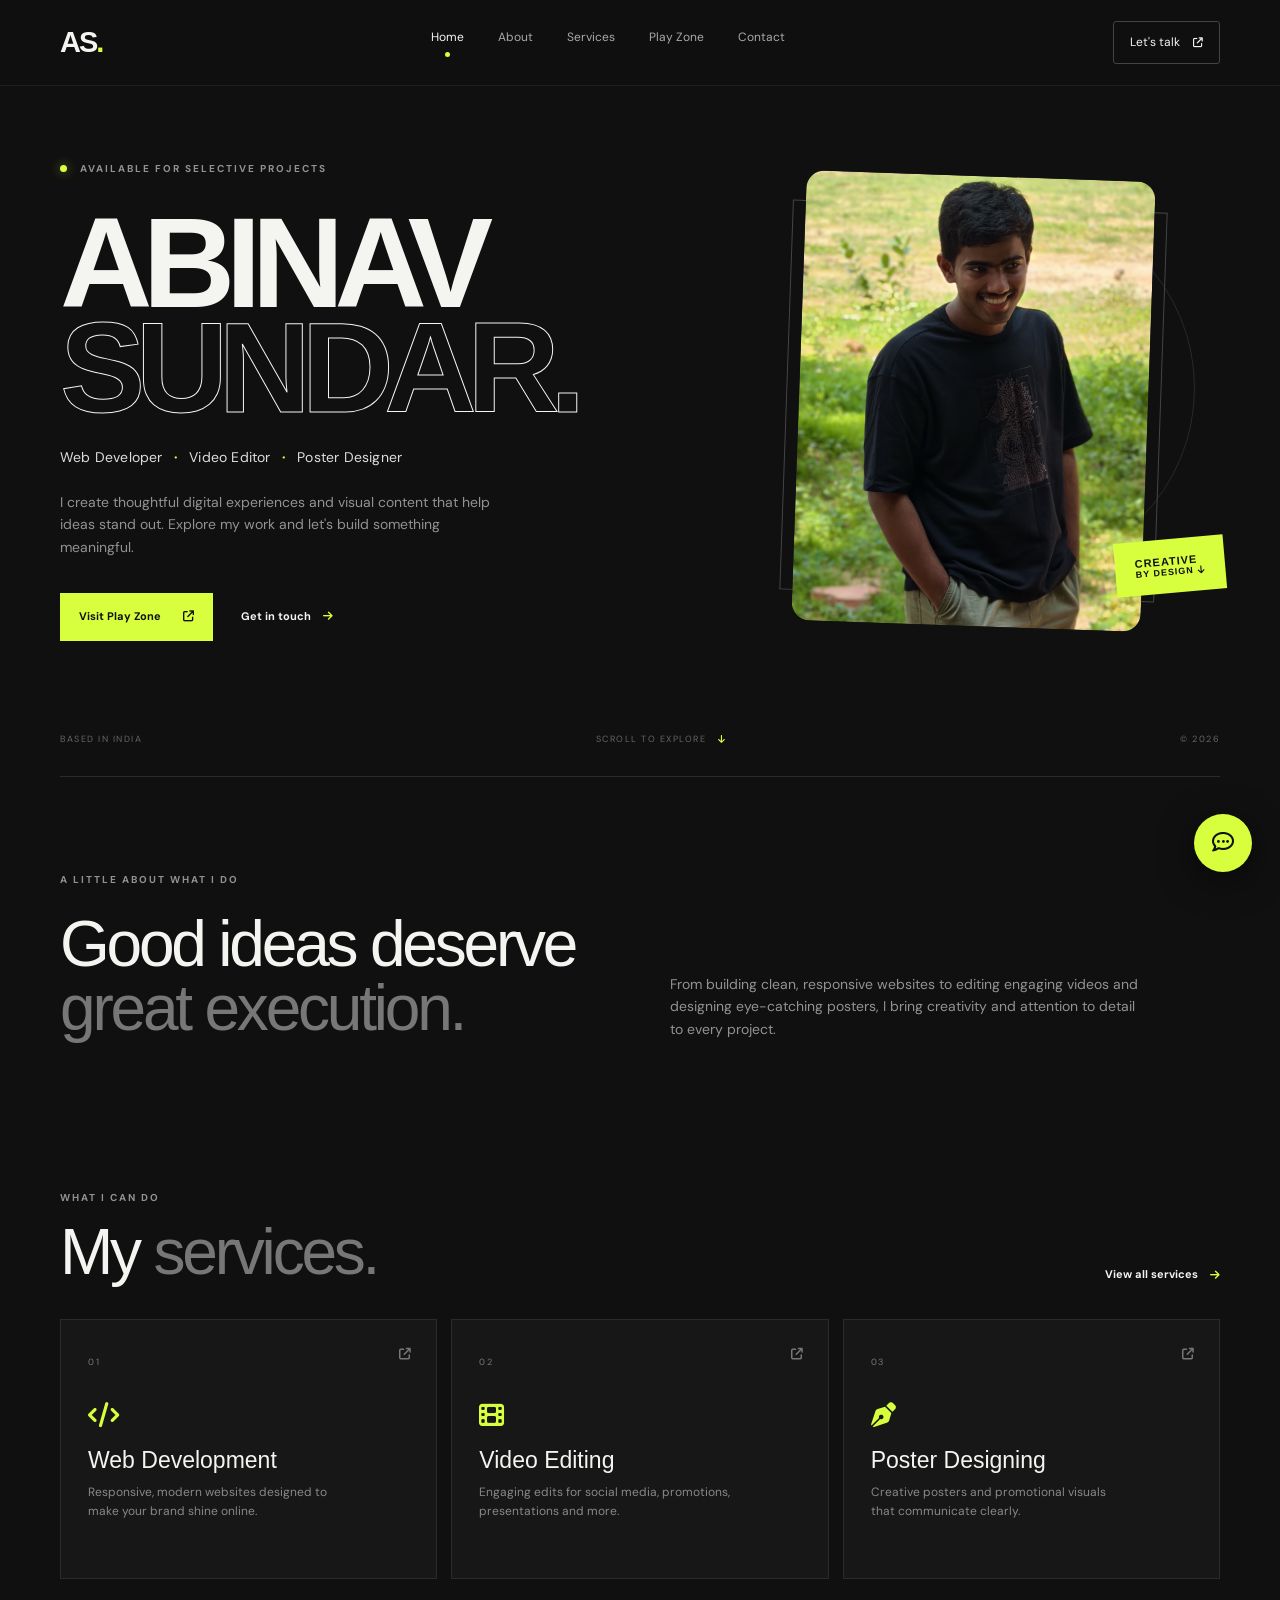
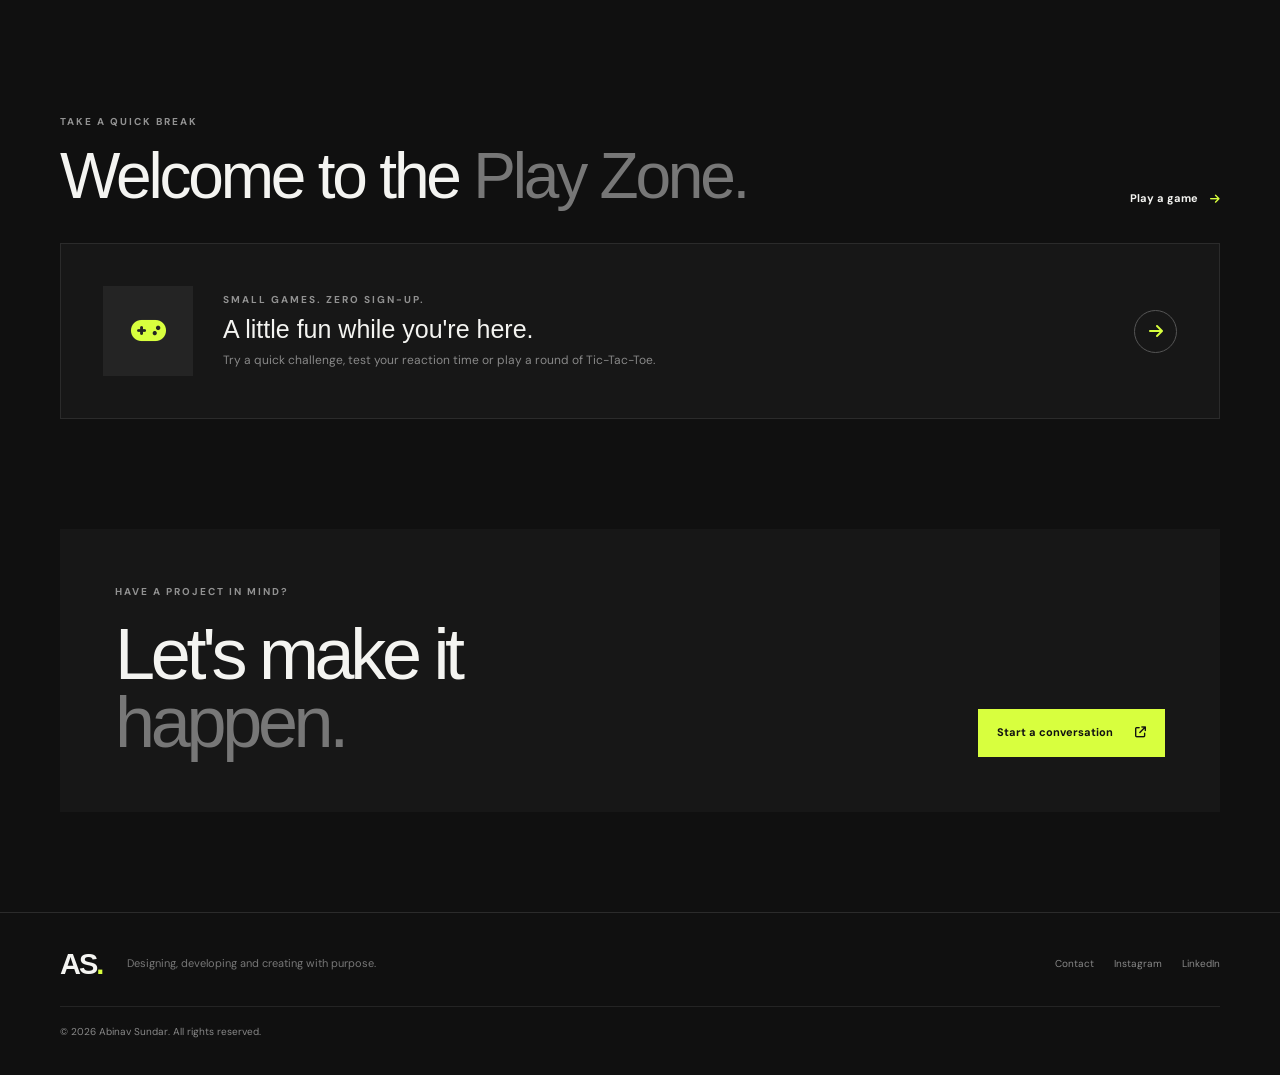
<file: index.html>
<!DOCTYPE html>
<html lang="en">
<head>
  <meta charset="UTF-8">
  <meta name="viewport" content="width=device-width, initial-scale=1.0">
  <meta name="description" content="The personal portfolio of Abinav Sundar — web developer, video editor and poster designer.">
  <title>Abinav Sundar — Digital Creator</title>
  <link rel="preconnect" href="https://fonts.googleapis.com">
  <link rel="preconnect" href="https://fonts.gstatic.com" crossorigin>
  <link href="https://fonts.googleapis.com/css2?family=Clash+Display:wght@400;500;600;700&family=DM+Sans:wght@400;500;600;700&display=swap" rel="stylesheet">
  <link rel="stylesheet" href="https://cdnjs.cloudflare.com/ajax/libs/font-awesome/6.5.2/css/all.min.css">
  <link rel="stylesheet" href="css/style.css">
</head>
<body>
  <div class="page-loader" aria-hidden="true"><span>AS.</span></div>
  <header class="site-header">
    <a class="brand" href="index.html" aria-label="Abinav Sundar home">AS<span>.</span></a>
    <button class="menu-toggle" aria-label="Open navigation" aria-expanded="false"><i class="fa-solid fa-bars"></i></button>
    <nav class="main-nav" aria-label="Main navigation">
      <a class="active" href="index.html">Home</a>
      <a href="about.html">About</a>
      <a href="services.html">Services</a>
      <a href="play-zone.html">Play Zone</a>
      <a href="contact.html">Contact</a>
    </nav>
    <a class="header-cta" href="contact.html">Let's talk <i class="fa-solid fa-arrow-up-right-from-square"></i></a>
  </header>

  <main>
    <section class="hero section-wrap">
      <div class="hero-copy reveal">
        <p class="eyebrow"><span class="status-dot"></span> AVAILABLE FOR SELECTIVE PROJECTS</p>
        <h1>ABINAV<br><span class="outline-text">SUNDAR.</span></h1>
        <p class="hero-role">Web Developer <b>·</b> Video Editor <b>·</b> Poster Designer</p>
        <p class="hero-intro">I create thoughtful digital experiences and visual content that help ideas stand out. Explore my work and let's build something meaningful.</p>
        <div class="hero-actions">
          <a class="button button-light" href="play-zone.html">Visit Play Zone <i class="fa-solid fa-arrow-up-right-from-square"></i></a>
          <a class="text-link" href="contact.html">Get in touch <i class="fa-solid fa-arrow-right"></i></a>
        </div>
      </div>
      <div class="hero-visual reveal">
        <div class="hero-image-frame">
          <div class="image-placeholder">
           <img src="assets/profile.jpg"
     alt="Abinav Sundar"
     class="about-photo-img">
          </div>
          <div class="frame-index"></div>
        </div>
        <div class="floating-note"><span>CREATIVE</span><span>BY DESIGN <i class="fa-solid fa-arrow-down"></i></span></div>
        <div class="hero-orbit"></div>
      </div>
      <div class="hero-bottom"><span>BASED IN INDIA</span><span>SCROLL TO EXPLORE <i class="fa-solid fa-arrow-down"></i></span><span>© 2026</span></div>
    </section>

    <section class="intro-strip section-wrap reveal">
      <p class="eyebrow">A LITTLE ABOUT WHAT I DO</p>
      <div class="intro-grid">
        <h2>Good ideas deserve<br><span class="muted">great execution.</span></h2>
        <p>From building clean, responsive websites to editing engaging videos and designing eye-catching posters, I bring creativity and attention to detail to every project.</p>
      </div>
    </section>

    <section class="services-preview section-wrap">
      <div class="section-heading reveal"><div><p class="eyebrow">WHAT I CAN DO</p><h2>My <span class="muted">services.</span></h2></div><a class="text-link" href="services.html">View all services <i class="fa-solid fa-arrow-right"></i></a></div>
      <div class="service-grid">
        <a class="service-card reveal" href="services.html"><span class="card-number">01</span><i class="fa-solid fa-code card-icon"></i><h3>Web Development</h3><p>Responsive, modern websites designed to make your brand shine online.</p><span class="card-arrow"><i class="fa-solid fa-arrow-up-right-from-square"></i></span></a>
        <a class="service-card reveal" href="services.html"><span class="card-number">02</span><i class="fa-solid fa-film card-icon"></i><h3>Video Editing</h3><p>Engaging edits for social media, promotions, presentations and more.</p><span class="card-arrow"><i class="fa-solid fa-arrow-up-right-from-square"></i></span></a>
        <a class="service-card reveal" href="services.html"><span class="card-number">03</span><i class="fa-solid fa-pen-nib card-icon"></i><h3>Poster Designing</h3><p>Creative posters and promotional visuals that communicate clearly.</p><span class="card-arrow"><i class="fa-solid fa-arrow-up-right-from-square"></i></span></a>
      </div>
    </section>

    <section class="featured section-wrap reveal">
      <div class="section-heading"><div><p class="eyebrow">TAKE A QUICK BREAK</p><h2>Welcome to the <span class="muted">Play Zone.</span></h2></div><a class="text-link" href="play-zone.html">Play a game <i class="fa-solid fa-arrow-right"></i></a></div>
      <div class="project-placeholder"><div class="project-placeholder-icon"><i class="fa-solid fa-gamepad"></i></div><div><p class="eyebrow">SMALL GAMES. ZERO SIGN-UP.</p><h3>A little fun while you're here.</h3><p>Try a quick challenge, test your reaction time or play a round of Tic-Tac-Toe.</p></div><a class="round-link" href="play-zone.html" aria-label="Visit Play Zone"><i class="fa-solid fa-arrow-right"></i></a></div>
    </section>

    <section class="cta-band section-wrap reveal"><p class="eyebrow">HAVE A PROJECT IN MIND?</p><div class="cta-row"><h2>Let's make it<br><span class="muted">happen.</span></h2><a class="button button-light" href="contact.html">Start a conversation <i class="fa-solid fa-arrow-up-right-from-square"></i></a></div></section>
  </main>

  <footer class="site-footer"><a class="brand" href="index.html">AS<span>.</span></a><p>Designing, developing and creating with purpose.</p><div class="footer-links"><a href="contact.html">Contact</a><a href="#" data-social="instagram">Instagram</a><a href="#" data-social="linkedin">LinkedIn</a></div><small>© <span class="year"></span> Abinav Sundar. All rights reserved.</small></footer>

  <button class="chat-launcher" aria-label="Open contact options" aria-expanded="false"><i class="fa-regular fa-comment-dots"></i></button>
  <aside class="chat-panel" aria-label="Quick contact">
    <div class="chat-panel-head"><div><span class="eyebrow">LET'S CONNECT</span><h3>How can I help?</h3></div><button class="chat-close" aria-label="Close contact options"><i class="fa-solid fa-xmark"></i></button></div>
    <p>Have an idea or project? Reach out through your preferred platform.</p>
    <a class="contact-option whatsapp-link" href="#" target="_blank" rel="noopener"><span class="contact-option-icon whatsapp"><i class="fa-brands fa-whatsapp"></i></span><span><b>WhatsApp</b><small>Chat with me directly</small></span><i class="fa-solid fa-arrow-up-right-from-square option-arrow"></i></a>
    <a class="contact-option instagram-link" href="#" target="_blank" rel="noopener"><span class="contact-option-icon instagram"><i class="fa-brands fa-instagram"></i></span><span><b>Instagram</b><small>Follow or send a DM</small></span><i class="fa-solid fa-arrow-up-right-from-square option-arrow"></i></a>
  </aside>
  <script src="js/main.js"></script>
</body>
</html>
</file>
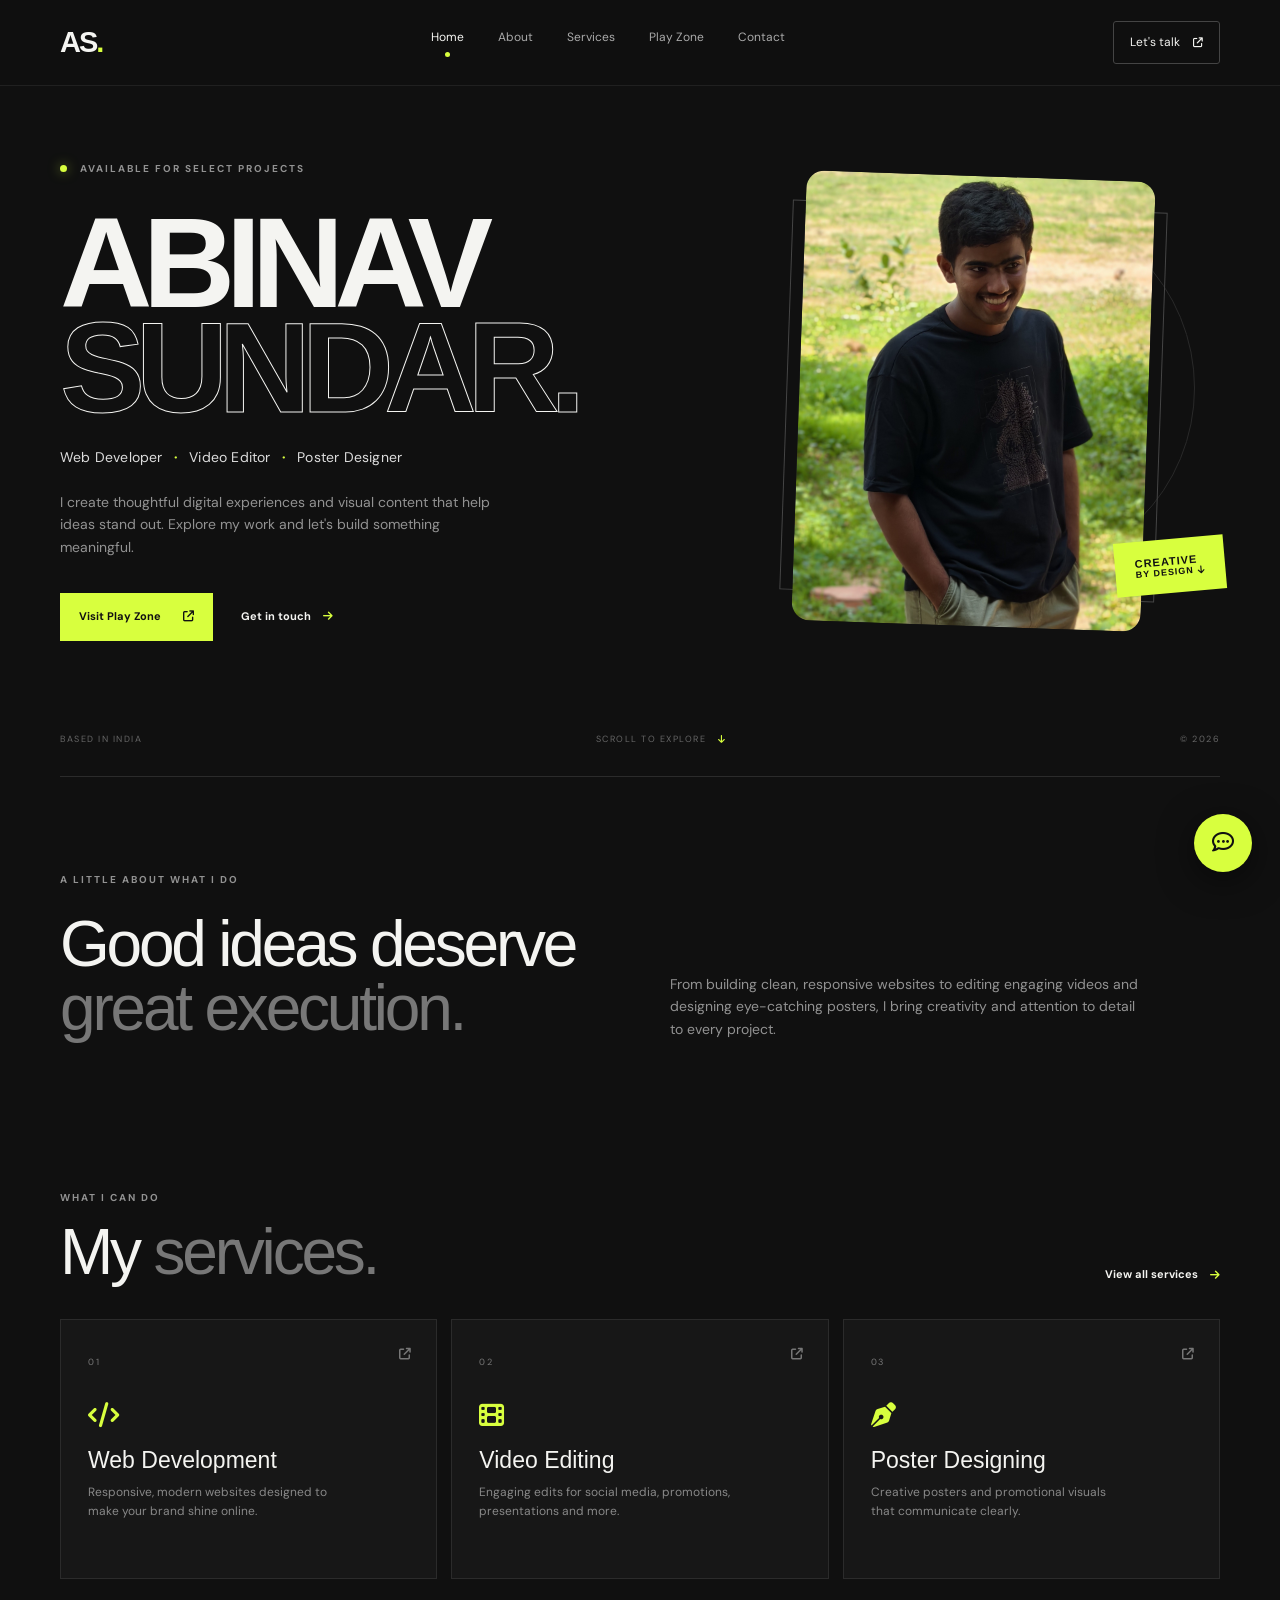
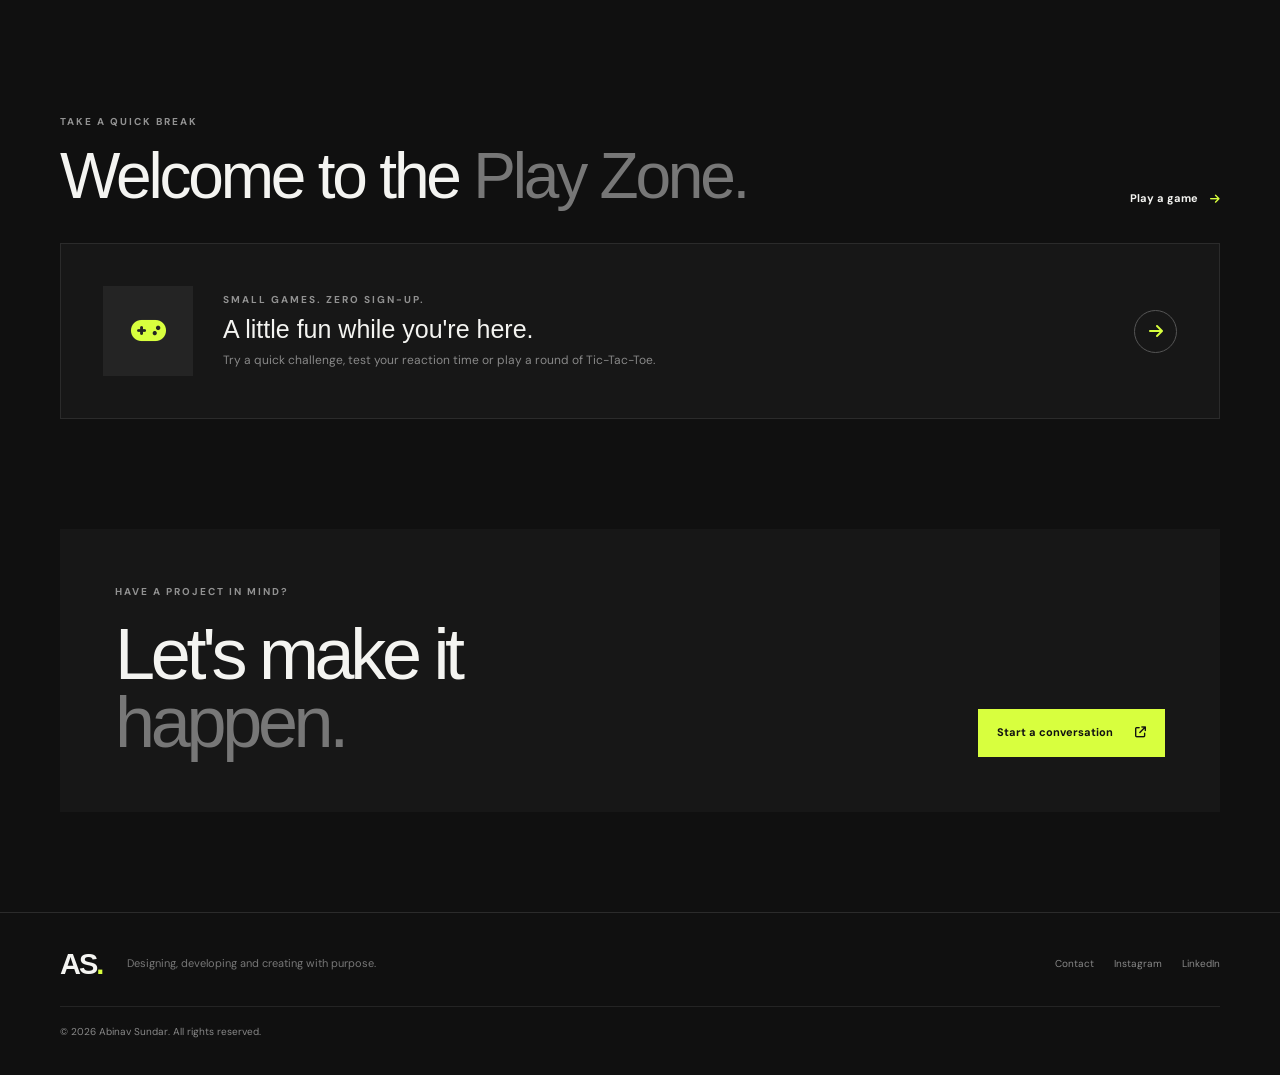
<file: abinav_sundar_portfolio_play_zone/abinav_portfolio/index.html>
<!DOCTYPE html>
<html lang="en">
<head>
  <meta charset="UTF-8">
  <meta name="viewport" content="width=device-width, initial-scale=1.0">
  <meta name="description" content="The personal portfolio of Abinav Sundar — web developer, video editor and poster designer.">
  <title>Abinav Sundar — Digital Creator</title>
  <link rel="preconnect" href="https://fonts.googleapis.com">
  <link rel="preconnect" href="https://fonts.gstatic.com" crossorigin>
  <link href="https://fonts.googleapis.com/css2?family=Clash+Display:wght@400;500;600;700&family=DM+Sans:wght@400;500;600;700&display=swap" rel="stylesheet">
  <link rel="stylesheet" href="https://cdnjs.cloudflare.com/ajax/libs/font-awesome/6.5.2/css/all.min.css">
  <link rel="stylesheet" href="css/style.css">
</head>
<body>
  <div class="page-loader" aria-hidden="true"><span>AS.</span></div>
  <header class="site-header">
    <a class="brand" href="index.html" aria-label="Abinav Sundar home">AS<span>.</span></a>
    <button class="menu-toggle" aria-label="Open navigation" aria-expanded="false"><i class="fa-solid fa-bars"></i></button>
    <nav class="main-nav" aria-label="Main navigation">
      <a class="active" href="index.html">Home</a>
      <a href="about.html">About</a>
      <a href="services.html">Services</a>
      <a href="play-zone.html">Play Zone</a>
      <a href="contact.html">Contact</a>
    </nav>
    <a class="header-cta" href="contact.html">Let's talk <i class="fa-solid fa-arrow-up-right-from-square"></i></a>
  </header>

  <main>
    <section class="hero section-wrap">
      <div class="hero-copy reveal">
        <p class="eyebrow"><span class="status-dot"></span> AVAILABLE FOR SELECT PROJECTS</p>
        <h1>ABINAV<br><span class="outline-text">SUNDAR.</span></h1>
        <p class="hero-role">Web Developer <b>·</b> Video Editor <b>·</b> Poster Designer</p>
        <p class="hero-intro">I create thoughtful digital experiences and visual content that help ideas stand out. Explore my work and let's build something meaningful.</p>
        <div class="hero-actions">
          <a class="button button-light" href="play-zone.html">Visit Play Zone <i class="fa-solid fa-arrow-up-right-from-square"></i></a>
          <a class="text-link" href="contact.html">Get in touch <i class="fa-solid fa-arrow-right"></i></a>
        </div>
      </div>
      <div class="hero-visual reveal">
        <div class="hero-image-frame">
          <div class="image-placeholder">
           <img src="assets/profile.jpg"
     alt="Abinav Sundar"
     class="about-photo-img">
          </div>
          <div class="frame-index"></div>
        </div>
        <div class="floating-note"><span>CREATIVE</span><span>BY DESIGN <i class="fa-solid fa-arrow-down"></i></span></div>
        <div class="hero-orbit"></div>
      </div>
      <div class="hero-bottom"><span>BASED IN INDIA</span><span>SCROLL TO EXPLORE <i class="fa-solid fa-arrow-down"></i></span><span>© 2026</span></div>
    </section>

    <section class="intro-strip section-wrap reveal">
      <p class="eyebrow">A LITTLE ABOUT WHAT I DO</p>
      <div class="intro-grid">
        <h2>Good ideas deserve<br><span class="muted">great execution.</span></h2>
        <p>From building clean, responsive websites to editing engaging videos and designing eye-catching posters, I bring creativity and attention to detail to every project.</p>
      </div>
    </section>

    <section class="services-preview section-wrap">
      <div class="section-heading reveal"><div><p class="eyebrow">WHAT I CAN DO</p><h2>My <span class="muted">services.</span></h2></div><a class="text-link" href="services.html">View all services <i class="fa-solid fa-arrow-right"></i></a></div>
      <div class="service-grid">
        <a class="service-card reveal" href="services.html"><span class="card-number">01</span><i class="fa-solid fa-code card-icon"></i><h3>Web Development</h3><p>Responsive, modern websites designed to make your brand shine online.</p><span class="card-arrow"><i class="fa-solid fa-arrow-up-right-from-square"></i></span></a>
        <a class="service-card reveal" href="services.html"><span class="card-number">02</span><i class="fa-solid fa-film card-icon"></i><h3>Video Editing</h3><p>Engaging edits for social media, promotions, presentations and more.</p><span class="card-arrow"><i class="fa-solid fa-arrow-up-right-from-square"></i></span></a>
        <a class="service-card reveal" href="services.html"><span class="card-number">03</span><i class="fa-solid fa-pen-nib card-icon"></i><h3>Poster Designing</h3><p>Creative posters and promotional visuals that communicate clearly.</p><span class="card-arrow"><i class="fa-solid fa-arrow-up-right-from-square"></i></span></a>
      </div>
    </section>

    <section class="featured section-wrap reveal">
      <div class="section-heading"><div><p class="eyebrow">TAKE A QUICK BREAK</p><h2>Welcome to the <span class="muted">Play Zone.</span></h2></div><a class="text-link" href="play-zone.html">Play a game <i class="fa-solid fa-arrow-right"></i></a></div>
      <div class="project-placeholder"><div class="project-placeholder-icon"><i class="fa-solid fa-gamepad"></i></div><div><p class="eyebrow">SMALL GAMES. ZERO SIGN-UP.</p><h3>A little fun while you're here.</h3><p>Try a quick challenge, test your reaction time or play a round of Tic-Tac-Toe.</p></div><a class="round-link" href="play-zone.html" aria-label="Visit Play Zone"><i class="fa-solid fa-arrow-right"></i></a></div>
    </section>

    <section class="cta-band section-wrap reveal"><p class="eyebrow">HAVE A PROJECT IN MIND?</p><div class="cta-row"><h2>Let's make it<br><span class="muted">happen.</span></h2><a class="button button-light" href="contact.html">Start a conversation <i class="fa-solid fa-arrow-up-right-from-square"></i></a></div></section>
  </main>

  <footer class="site-footer"><a class="brand" href="index.html">AS<span>.</span></a><p>Designing, developing and creating with purpose.</p><div class="footer-links"><a href="contact.html">Contact</a><a href="#" data-social="instagram">Instagram</a><a href="#" data-social="linkedin">LinkedIn</a></div><small>© <span class="year"></span> Abinav Sundar. All rights reserved.</small></footer>

  <button class="chat-launcher" aria-label="Open contact options" aria-expanded="false"><i class="fa-regular fa-comment-dots"></i></button>
  <aside class="chat-panel" aria-label="Quick contact">
    <div class="chat-panel-head"><div><span class="eyebrow">LET'S CONNECT</span><h3>How can I help?</h3></div><button class="chat-close" aria-label="Close contact options"><i class="fa-solid fa-xmark"></i></button></div>
    <p>Have an idea or project? Reach out through your preferred platform.</p>
    <a class="contact-option whatsapp-link" href="#" target="_blank" rel="noopener"><span class="contact-option-icon whatsapp"><i class="fa-brands fa-whatsapp"></i></span><span><b>WhatsApp</b><small>Chat with me directly</small></span><i class="fa-solid fa-arrow-up-right-from-square option-arrow"></i></a>
    <a class="contact-option instagram-link" href="#" target="_blank" rel="noopener"><span class="contact-option-icon instagram"><i class="fa-brands fa-instagram"></i></span><span><b>Instagram</b><small>Follow or send a DM</small></span><i class="fa-solid fa-arrow-up-right-from-square option-arrow"></i></a>
  </aside>
  <script src="js/main.js"></script>
</body>
</html>
</file>
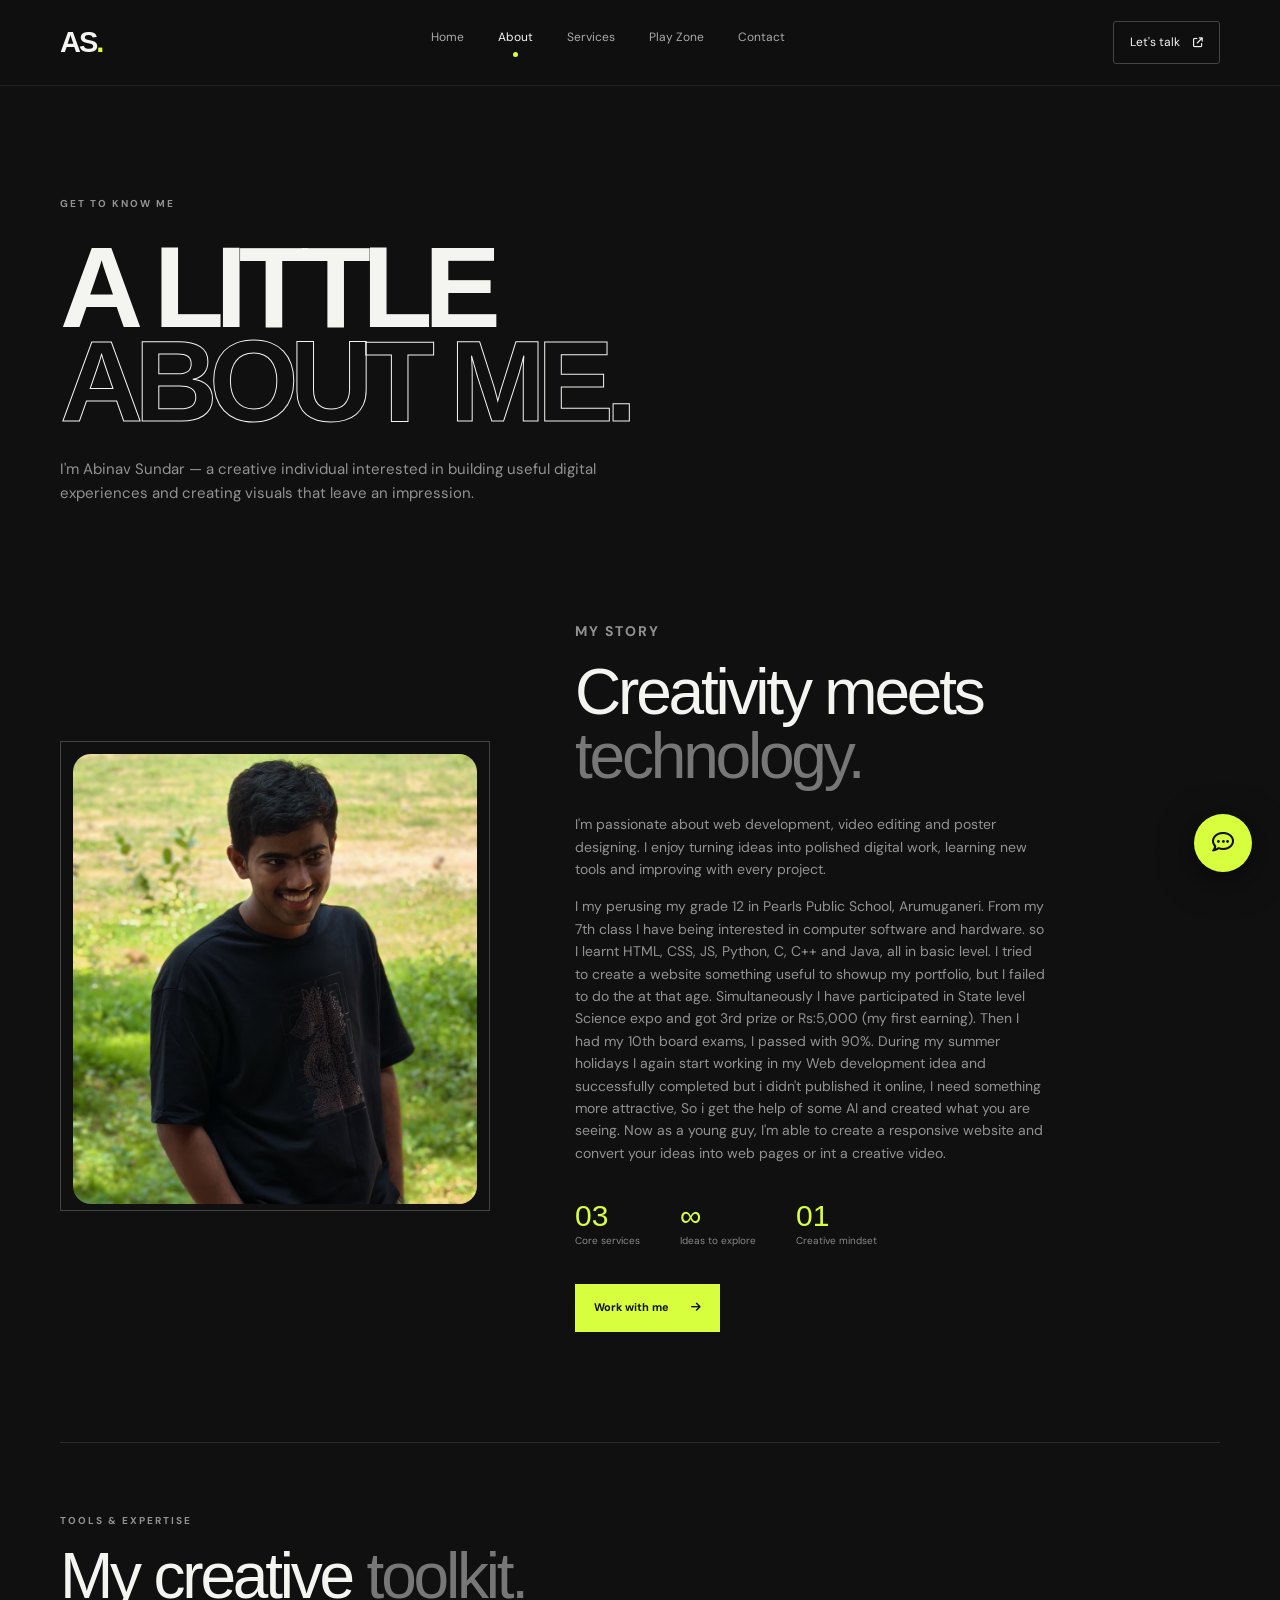
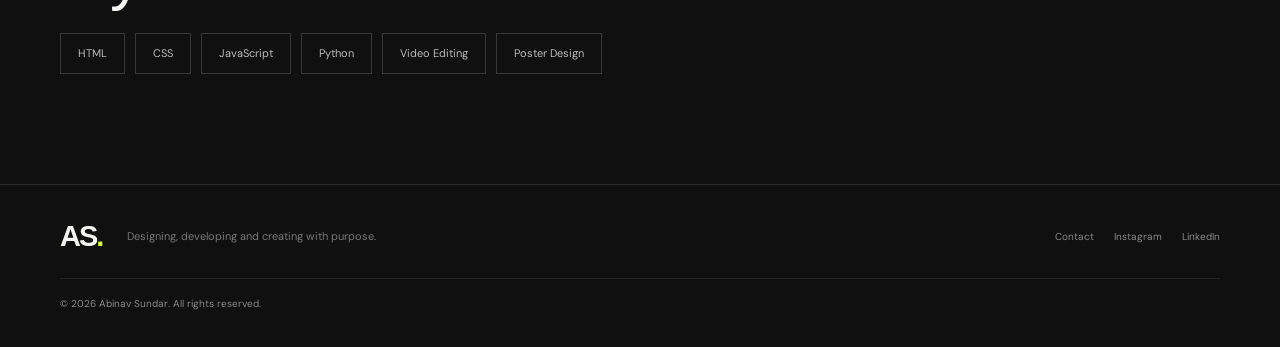
<file: about.html>
<!DOCTYPE html><html lang="en"><head><meta charset="UTF-8"><meta name="viewport" content="width=device-width, initial-scale=1.0">
<link rel="preconnect" href="https://fonts.googleapis.com"><link rel="preconnect" href="https://fonts.gstatic.com" crossorigin>
<link href="https://fonts.googleapis.com/css2?family=Clash+Display:wght@400;500;600;700&family=DM+Sans:wght@400;500;600;700&display=swap" rel="stylesheet">
<link rel="stylesheet" href="https://cdnjs.cloudflare.com/ajax/libs/font-awesome/6.5.2/css/all.min.css"><link rel="stylesheet" href="css/style.css"><title>About | Abinav Sundar</title></head><body>
<header class="site-header"><a class="brand" href="index.html">AS<span>.</span></a><button class="menu-toggle" aria-label="Open navigation" aria-expanded="false"><i class="fa-solid fa-bars"></i></button><nav class="main-nav"><a class="" href="index.html">Home</a><a class="active" href="about.html">About</a><a class="" href="services.html">Services</a><a class="" href="play-zone.html">Play Zone</a><a class="" href="contact.html">Contact</a></nav><a class="header-cta" href="contact.html">Let's talk <i class="fa-solid fa-arrow-up-right-from-square"></i></a></header>
<main>
<section class="page-hero section-wrap"><p class="eyebrow">GET TO KNOW ME</p><h1>A LITTLE<br><span class="outline-text">ABOUT ME.</span></h1><p class="page-lead">I'm Abinav Sundar — a creative individual interested in building useful digital experiences and creating visuals that leave an impression.</p>
</section>
<section class="about-layout section-wrap">
<div class="about-photo">
    <img src="assets/profile.jpg"
         alt="Abinav Sundar"
         class="about-photo-img">
</div>
<div class="about-content"><p class="eyebrow">MY STORY</p><h2>Creativity meets<br><span class="muted">technology.</span></h2><p>I'm passionate about web development, video editing and poster designing. I enjoy turning ideas into polished digital work, learning new tools and improving with every project.</p><p>I my perusing my grade 12 in Pearls Public School, Arumuganeri. From my 7th class I have being interested in computer software and hardware. so I learnt HTML, CSS, JS, Python, C, C++ and Java, all in basic level. I tried to create a website something useful to showup my portfolio, but I failed to do the at that age. Simultaneously I have participated in State level Science expo and got 3rd prize or Rs:5,000 (my first earning). Then I had my 10th board exams, I passed with 90%. During my summer holidays I again start working in my Web development idea and successfully completed but i didn't published it online, I need something more attractive, So i get the help of some AI and created what you are seeing. Now as a young guy, I'm able to create a responsive website and convert your ideas into web pages or int a creative video.</p>

	<div class="quick-facts"><div><b>03</b><span>Core services</span></div><div><b>∞</b><span>Ideas to explore</span></div><div><b>01</b><span>Creative mindset</span></div></div><a class="button button-light" href="contact.html">Work with me <i class="fa-solid fa-arrow-right"></i></a></div></section>
<section class="skills-section section-wrap"><p class="eyebrow">TOOLS & EXPERTISE</p><h2>My creative <span class="muted">toolkit.</span></h2><p class="muted-copy"></p><div class="skill-tags"><span>HTML</span><span>CSS</span><span>JavaScript</span><span>Python</span><span>Video Editing</span><span>Poster Design</span></div></section>
</main>
<footer class="site-footer"><a class="brand" href="index.html">AS<span>.</span></a><p>Designing, developing and creating with purpose.</p><div class="footer-links"><a href="contact.html">Contact</a><a href="#" data-social="instagram">Instagram</a><a href="#" data-social="linkedin">LinkedIn</a></div><small>© <span class="year"></span> Abinav Sundar. All rights reserved.</small></footer>
<button class="chat-launcher" aria-label="Open contact options" aria-expanded="false"><i class="fa-regular fa-comment-dots"></i></button><aside class="chat-panel" aria-label="Quick contact"><div class="chat-panel-head"><div><span class="eyebrow">LET'S CONNECT</span><h3>How can I help?</h3></div><button class="chat-close" aria-label="Close contact options"><i class="fa-solid fa-xmark"></i></button></div><p>Have an idea or project? Reach out through your preferred platform.</p><a class="contact-option whatsapp-link" href="#" target="_blank" rel="noopener"><span class="contact-option-icon whatsapp"><i class="fa-brands fa-whatsapp"></i></span><span><b>WhatsApp</b><small>Chat with me directly</small></span><i class="fa-solid fa-arrow-up-right-from-square option-arrow"></i></a><a class="contact-option instagram-link" href="#" target="_blank" rel="noopener"><span class="contact-option-icon instagram"><i class="fa-brands fa-instagram"></i></span><span><b>Instagram</b><small>Follow or send a DM</small></span><i class="fa-solid fa-arrow-up-right-from-square option-arrow"></i></a></aside><script src="js/main.js"></script></body></html>
</file>
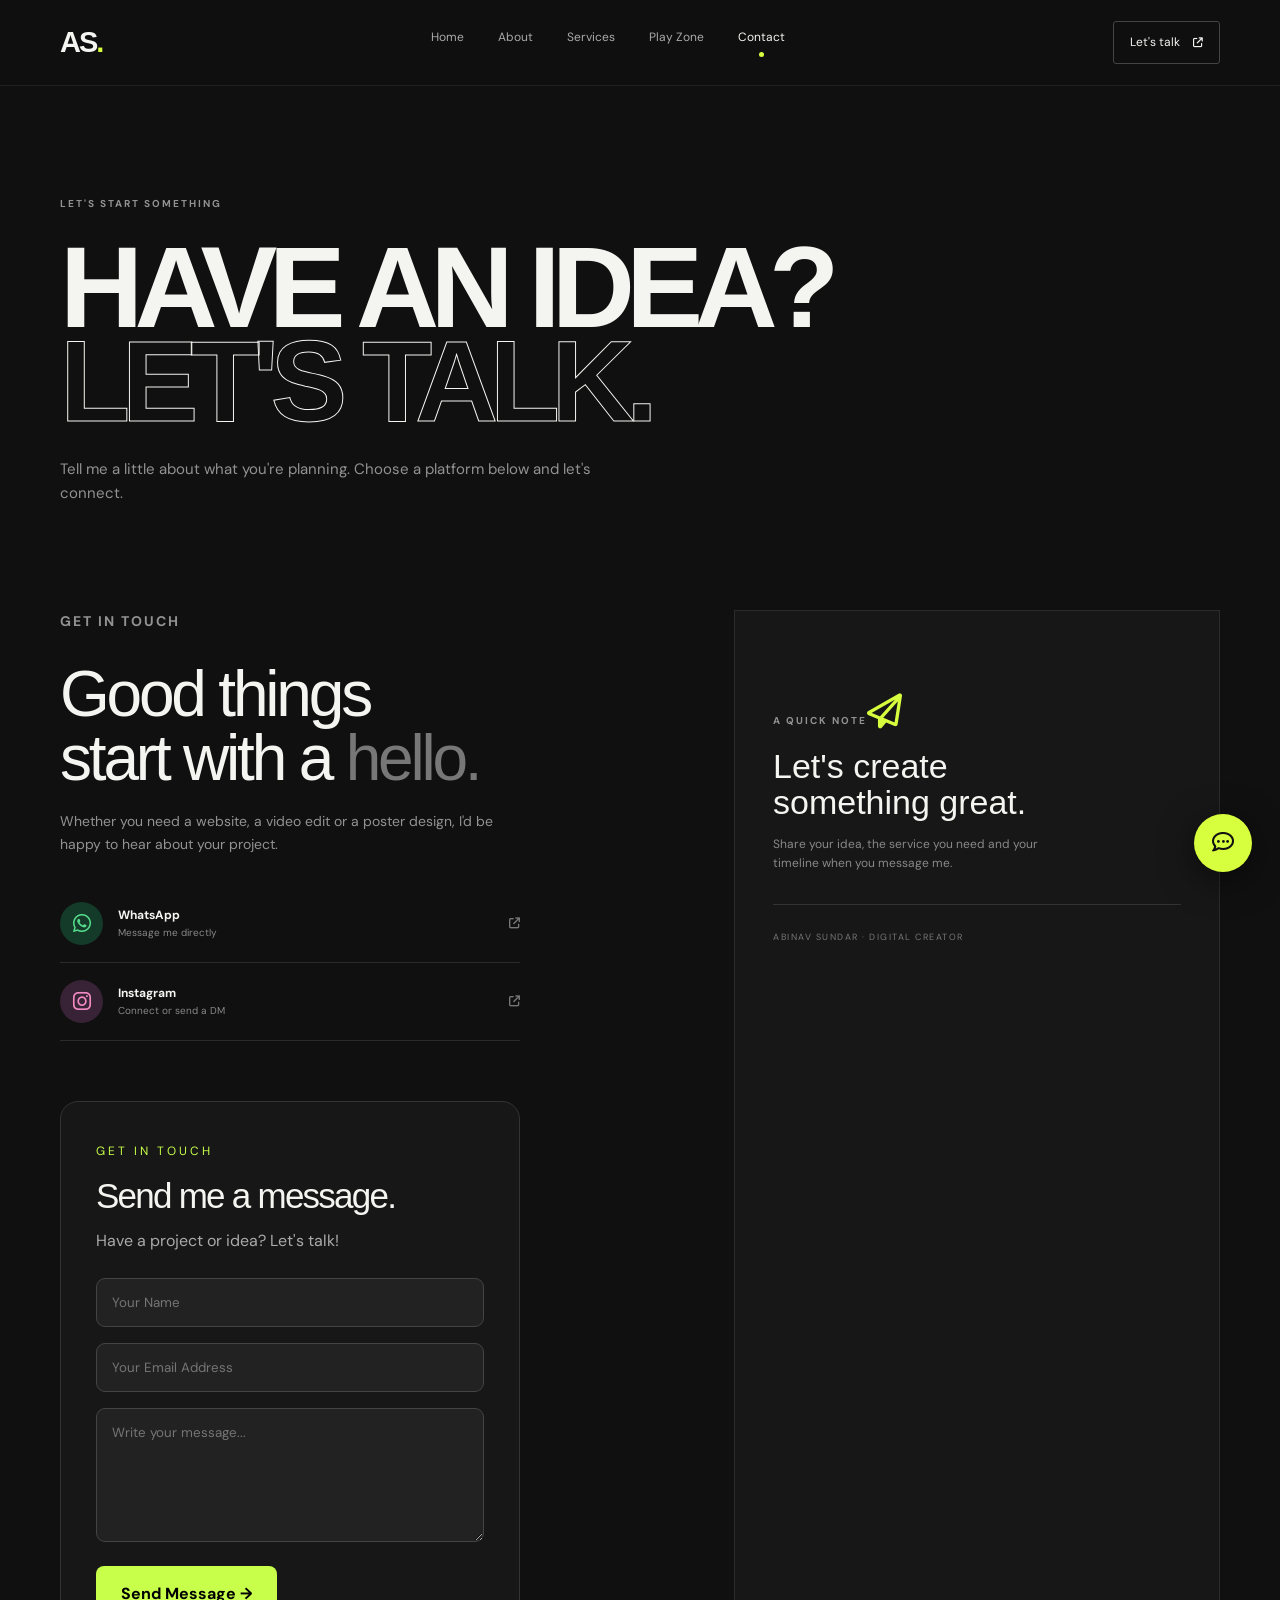
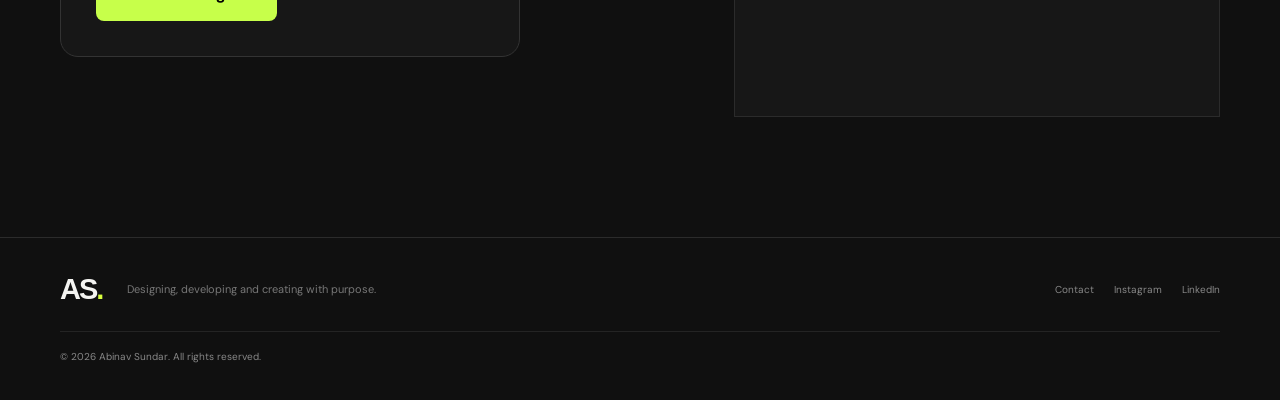
<file: contact.html>
<!DOCTYPE html><html lang="en"><head><meta charset="UTF-8"><meta name="viewport" content="width=device-width, initial-scale=1.0">
<link rel="preconnect" href="https://fonts.googleapis.com"><link rel="preconnect" href="https://fonts.gstatic.com" crossorigin>
<link href="https://fonts.googleapis.com/css2?family=Clash+Display:wght@400;500;600;700&family=DM+Sans:wght@400;500;600;700&display=swap" rel="stylesheet">
<link rel="stylesheet" href="https://cdnjs.cloudflare.com/ajax/libs/font-awesome/6.5.2/css/all.min.css"><link rel="stylesheet" href="css/style.css"><title>Contact | Abinav Sundar</title></head><body>
<header class="site-header"><a class="brand" href="index.html">AS<span>.</span></a><button class="menu-toggle" aria-label="Open navigation" aria-expanded="false"><i class="fa-solid fa-bars"></i></button><nav class="main-nav"><a class="" href="index.html">Home</a><a class="" href="about.html">About</a><a class="" href="services.html">Services</a><a class="" href="play-zone.html">Play Zone</a><a class="active" href="contact.html">Contact</a></nav><a class="header-cta" href="contact.html">Let's talk <i class="fa-solid fa-arrow-up-right-from-square"></i></a></header>
<main>

<section class="page-hero section-wrap"><p class="eyebrow">LET'S START SOMETHING</p><h1>HAVE AN IDEA?<br><span class="outline-text">LET'S TALK.</span></h1><p class="page-lead">Tell me a little about what you're planning. Choose a platform below and let's connect.</p></section>
<section class="contact-layout section-wrap"><div class="contact-copy"><p class="eyebrow">GET IN TOUCH</p><h2>Good things<br>start with a <span class="muted">hello.</span></h2><p>Whether you need a website, a video edit or a poster design, I'd be happy to hear about your project.</p><div class="contact-methods"><a class="contact-method whatsapp-link" href="#" target="_blank" rel="noopener"><span class="contact-option-icon whatsapp"><i class="fa-brands fa-whatsapp"></i></span><span><b>WhatsApp</b><small>Message me directly</small></span><i class="fa-solid fa-arrow-up-right-from-square"></i></a>



<a class="contact-method instagram-link" href="#" target="_blank" rel="noopener"><span class="contact-option-icon instagram"><i class="fa-brands fa-instagram"></i></span><span><b>Instagram</b><small>Connect or send a DM</small></span><i class="fa-solid fa-arrow-up-right-from-square"></i></a>



<section class="mail-section">
    <div class="mail-heading">
        <span>GET IN TOUCH</span>
        <h2>Send me a message.</h2>
        <p>Have a project or idea? Let's talk!</p>
    </div>

    <form id="mailForm">
        <input type="text" id="senderName"
               placeholder="Your Name" required>

        <input type="email" id="senderEmail"
               placeholder="Your Email Address" required>

        <textarea id="senderMessage"
                  placeholder="Write your message..."
                  rows="6" required></textarea>

        <button type="submit">Send Message →</button>
    </form>
</section>




</div></div><div class="contact-card"><span class="eyebrow">A QUICK NOTE</span><i class="fa-regular fa-paper-plane contact-big-icon"></i><h3>Let's create<br>something great.</h3><p>Share your idea, the service you need and your timeline when you message me.</p><div class="contact-card-line"></div><small>ABINAV SUNDAR · DIGITAL CREATOR</small></div></section>
</main>
<footer class="site-footer"><a class="brand" href="index.html">AS<span>.</span></a><p>Designing, developing and creating with purpose.</p><div class="footer-links"><a href="contact.html">Contact</a><a href="#" data-social="instagram">Instagram</a><a href="#" data-social="linkedin">LinkedIn</a></div><small>© <span class="year"></span> Abinav Sundar. All rights reserved.</small></footer>
<button class="chat-launcher" aria-label="Open contact options" aria-expanded="false"><i class="fa-regular fa-comment-dots"></i></button><aside class="chat-panel" aria-label="Quick contact"><div class="chat-panel-head"><div><span class="eyebrow">LET'S CONNECT</span><h3>How can I help?</h3></div><button class="chat-close" aria-label="Close contact options"><i class="fa-solid fa-xmark"></i></button></div><p>Have an idea or project? Reach out through your preferred platform.</p><a class="contact-option whatsapp-link" href="#" target="_blank" rel="noopener"><span class="contact-option-icon whatsapp"><i class="fa-brands fa-whatsapp"></i></span><span><b>WhatsApp</b><small>Chat with me directly</small></span><i class="fa-solid fa-arrow-up-right-from-square option-arrow"></i></a><a class="contact-option instagram-link" href="#" target="_blank" rel="noopener"><span class="contact-option-icon instagram"><i class="fa-brands fa-instagram"></i></span><span><b>Instagram</b><small>Follow or send a DM</small></span><i class="fa-solid fa-arrow-up-right-from-square option-arrow"></i></a></aside><script src="js/main.js"></script></body></html>
</file>
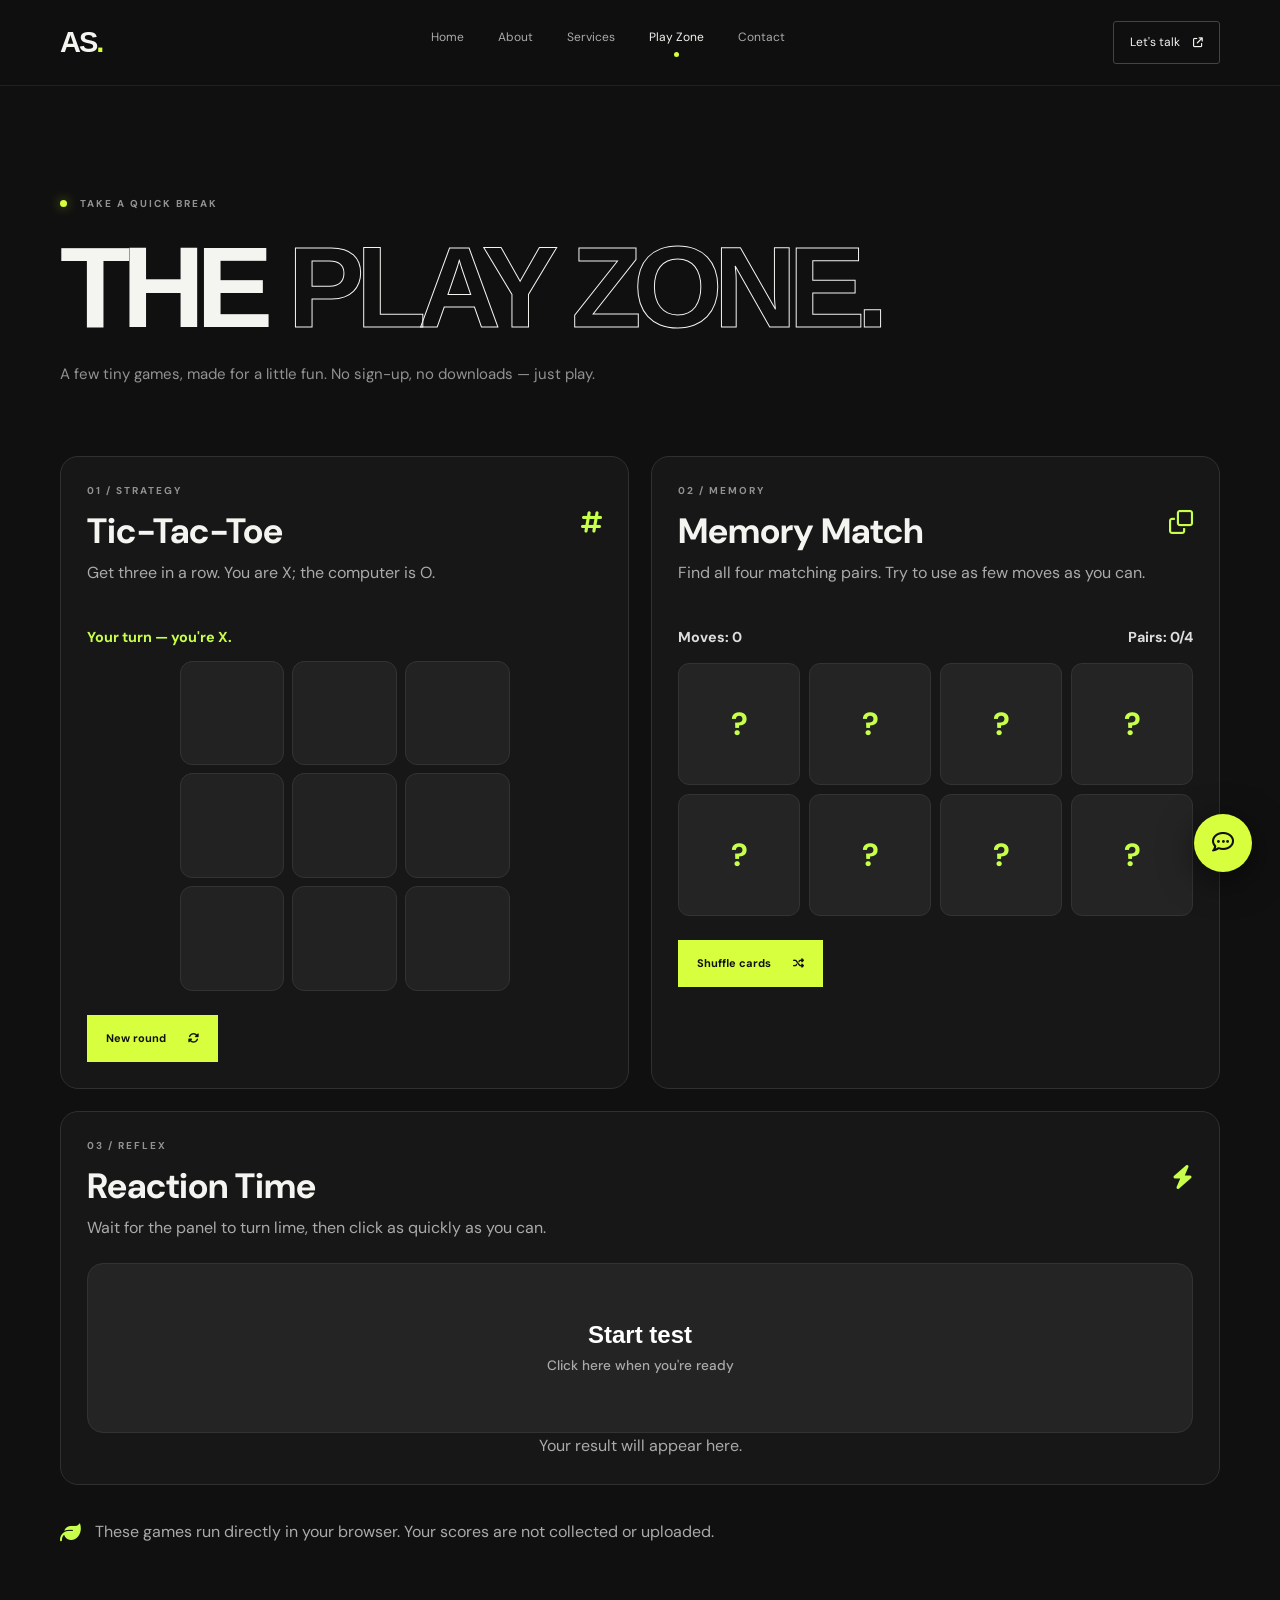
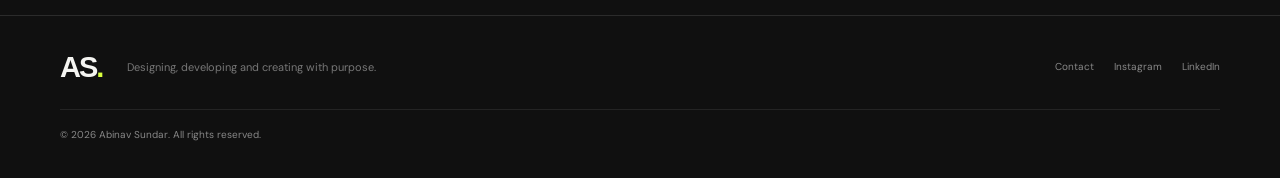
<file: play-zone.html>
<!DOCTYPE html><html lang="en"><head><meta charset="UTF-8"><meta name="viewport" content="width=device-width, initial-scale=1.0"><meta name="description" content="Play lightweight browser games in Abinav Sundar's Play Zone."><title>Play Zone | Abinav Sundar</title><link rel="preconnect" href="https://fonts.googleapis.com"><link rel="preconnect" href="https://fonts.gstatic.com" crossorigin><link href="https://fonts.googleapis.com/css2?family=Clash+Display:wght@400;500;600;700&family=DM+Sans:wght@400;500;600;700&display=swap" rel="stylesheet"><link rel="stylesheet" href="https://cdnjs.cloudflare.com/ajax/libs/font-awesome/6.5.2/css/all.min.css"><link rel="stylesheet" href="css/style.css"></head><body>
<header class="site-header"><a class="brand" href="index.html">AS<span>.</span></a><button class="menu-toggle" aria-label="Open navigation" aria-expanded="false"><i class="fa-solid fa-bars"></i></button><nav class="main-nav" aria-label="Main navigation"><a href="index.html">Home</a><a href="about.html">About</a><a href="services.html">Services</a><a class="active" href="play-zone.html">Play Zone</a><a href="contact.html">Contact</a></nav><a class="header-cta" href="contact.html">Let's talk <i class="fa-solid fa-arrow-up-right-from-square"></i></a></header>
<main><section class="page-hero section-wrap"><p class="eyebrow"><span class="status-dot"></span> TAKE A QUICK BREAK</p><h1>THE <span class="outline-text">PLAY ZONE.</span></h1><p class="page-lead">A few tiny games, made for a little fun. No sign-up, no downloads — just play.</p></section>
<section class="games-grid section-wrap">
<article class="game-card"><div class="game-card-head"><div><p class="eyebrow">01 / STRATEGY</p><h2>Tic-Tac-Toe</h2></div><i class="fa-solid fa-hashtag"></i></div><p class="game-description">Get three in a row. You are X; the computer is O.</p><div class="ttt-status" id="tttStatus" aria-live="polite">Your turn — you're X.</div><div class="ttt-board" id="tttBoard" role="group" aria-label="Tic-Tac-Toe board"><button class="ttt-cell" data-cell="0" aria-label="Cell 1"></button><button class="ttt-cell" data-cell="1" aria-label="Cell 2"></button><button class="ttt-cell" data-cell="2" aria-label="Cell 3"></button><button class="ttt-cell" data-cell="3" aria-label="Cell 4"></button><button class="ttt-cell" data-cell="4" aria-label="Cell 5"></button><button class="ttt-cell" data-cell="5" aria-label="Cell 6"></button><button class="ttt-cell" data-cell="6" aria-label="Cell 7"></button><button class="ttt-cell" data-cell="7" aria-label="Cell 8"></button><button class="ttt-cell" data-cell="8" aria-label="Cell 9"></button></div><button class="button button-light game-button" id="tttReset">New round <i class="fa-solid fa-rotate"></i></button></article>
<article class="game-card"><div class="game-card-head"><div><p class="eyebrow">02 / MEMORY</p><h2>Memory Match</h2></div><i class="fa-regular fa-clone"></i></div><p class="game-description">Find all four matching pairs. Try to use as few moves as you can.</p><div class="memory-info"><span id="memoryMoves">Moves: 0</span><span id="memoryPairs">Pairs: 0/4</span></div><div class="memory-board" id="memoryBoard" aria-label="Memory matching cards"></div><button class="button button-light game-button" id="memoryReset">Shuffle cards <i class="fa-solid fa-shuffle"></i></button></article>
<article class="game-card reaction-card"><div class="game-card-head"><div><p class="eyebrow">03 / REFLEX</p><h2>Reaction Time</h2></div><i class="fa-solid fa-bolt"></i></div><p class="game-description">Wait for the panel to turn lime, then click as quickly as you can.</p><button class="reaction-pad" id="reactionPad" data-state="idle"><span id="reactionText">Start test</span><small id="reactionHint">Click here when you're ready</small></button><p class="reaction-result" id="reactionResult" aria-live="polite">Your result will appear here.</p></article>
</section><section class="section-wrap play-note"><i class="fa-solid fa-leaf"></i><p>These games run directly in your browser. Your scores are not collected or uploaded.</p></section></main>
<footer class="site-footer"><a class="brand" href="index.html">AS<span>.</span></a><p>Designing, developing and creating with purpose.</p><div class="footer-links"><a href="contact.html">Contact</a><a href="#" data-social="instagram">Instagram</a><a href="#" data-social="linkedin">LinkedIn</a></div><small>© <span class="year"></span> Abinav Sundar. All rights reserved.</small></footer>
<button class="chat-launcher" aria-label="Open contact options" aria-expanded="false"><i class="fa-regular fa-comment-dots"></i></button><aside class="chat-panel" aria-label="Quick contact"><div class="chat-panel-head"><div><span class="eyebrow">LET'S CONNECT</span><h3>How can I help?</h3></div><button class="chat-close" aria-label="Close contact options"><i class="fa-solid fa-xmark"></i></button></div><p>Have an idea or project? Reach out through your preferred platform.</p><a class="contact-option whatsapp-link" href="#" target="_blank" rel="noopener"><span class="contact-option-icon whatsapp"><i class="fa-brands fa-whatsapp"></i></span><span><b>WhatsApp</b><small>Chat with me directly</small></span><i class="fa-solid fa-arrow-up-right-from-square option-arrow"></i></a><a class="contact-option instagram-link" href="#" target="_blank" rel="noopener"><span class="contact-option-icon instagram"><i class="fa-brands fa-instagram"></i></span><span><b>Instagram</b><small>Follow or send a DM</small></span><i class="fa-solid fa-arrow-up-right-from-square option-arrow"></i></a></aside><script src="js/main.js"></script><script src="js/play-zone.js"></script></body></html>
</file>
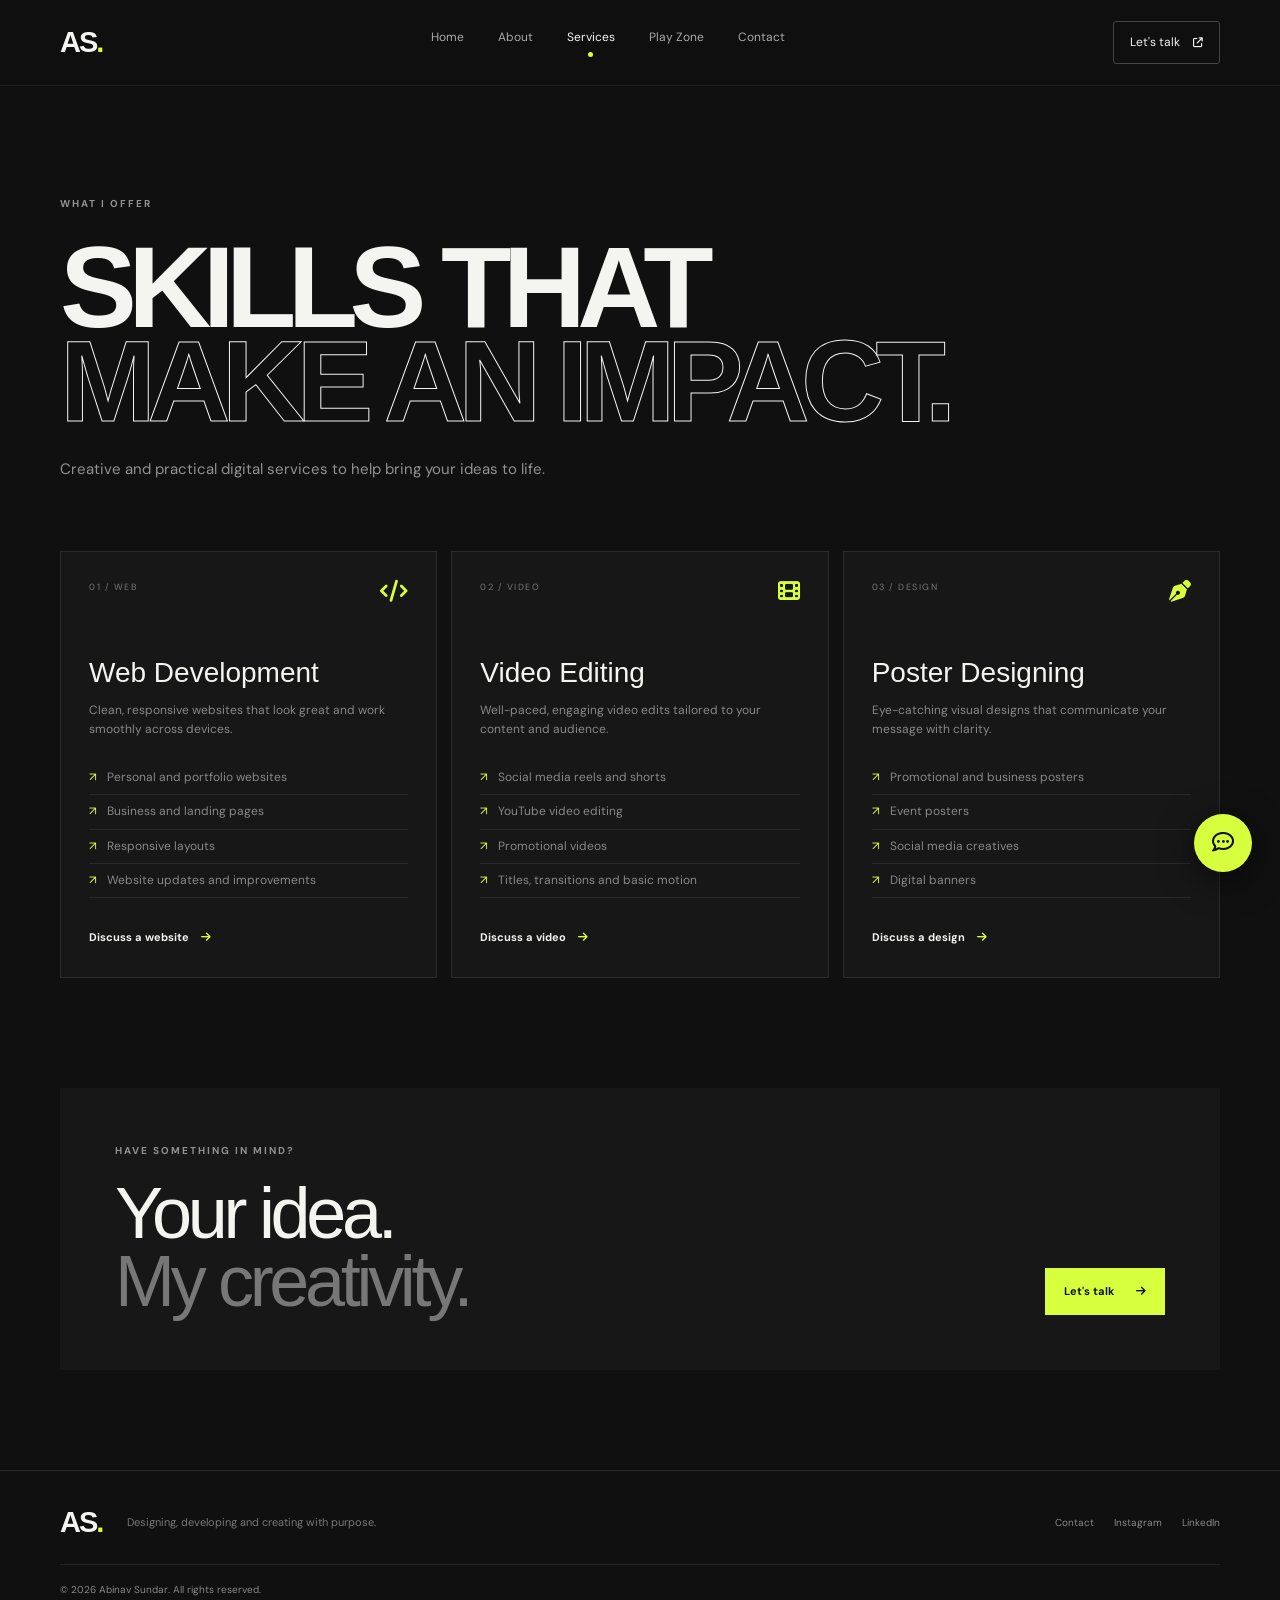
<file: services.html>
<!DOCTYPE html><html lang="en"><head><meta charset="UTF-8"><meta name="viewport" content="width=device-width, initial-scale=1.0">
<link rel="preconnect" href="https://fonts.googleapis.com"><link rel="preconnect" href="https://fonts.gstatic.com" crossorigin>
<link href="https://fonts.googleapis.com/css2?family=Clash+Display:wght@400;500;600;700&family=DM+Sans:wght@400;500;600;700&display=swap" rel="stylesheet">
<link rel="stylesheet" href="https://cdnjs.cloudflare.com/ajax/libs/font-awesome/6.5.2/css/all.min.css"><link rel="stylesheet" href="css/style.css"><title>Services | Abinav Sundar</title></head><body>
<header class="site-header"><a class="brand" href="index.html">AS<span>.</span></a><button class="menu-toggle" aria-label="Open navigation" aria-expanded="false"><i class="fa-solid fa-bars"></i></button><nav class="main-nav"><a class="" href="index.html">Home</a><a class="" href="about.html">About</a><a class="active" href="services.html">Services</a><a class="" href="play-zone.html">Play Zone</a><a class="" href="contact.html">Contact</a></nav><a class="header-cta" href="contact.html">Let's talk <i class="fa-solid fa-arrow-up-right-from-square"></i></a></header>
<main>
<section class="page-hero section-wrap"><p class="eyebrow">WHAT I OFFER</p><h1>SKILLS THAT<br><span class="outline-text">MAKE AN IMPACT.</span></h1><p class="page-lead">Creative and practical digital services to help bring your ideas to life.</p></section>
<section class="service-list section-wrap">
<article class="service-detail"><div class="service-detail-top"><span class="card-number">01 / WEB</span><i class="fa-solid fa-code"></i></div><h2>Web Development</h2><p>Clean, responsive websites that look great and work smoothly across devices.</p><ul><li>Personal and portfolio websites</li><li>Business and landing pages</li><li>Responsive layouts</li><li>Website updates and improvements</li></ul><a class="text-link" href="contact.html">Discuss a website <i class="fa-solid fa-arrow-right"></i></a></article>
<article class="service-detail"><div class="service-detail-top"><span class="card-number">02 / VIDEO</span><i class="fa-solid fa-film"></i></div><h2>Video Editing</h2><p>Well-paced, engaging video edits tailored to your content and audience.</p><ul><li>Social media reels and shorts</li><li>YouTube video editing</li><li>Promotional videos</li><li>Titles, transitions and basic motion</li></ul><a class="text-link" href="contact.html">Discuss a video <i class="fa-solid fa-arrow-right"></i></a></article>
<article class="service-detail"><div class="service-detail-top"><span class="card-number">03 / DESIGN</span><i class="fa-solid fa-pen-nib"></i></div><h2>Poster Designing</h2><p>Eye-catching visual designs that communicate your message with clarity.</p><ul><li>Promotional and business posters</li><li>Event posters</li><li>Social media creatives</li><li>Digital banners</li></ul><a class="text-link" href="contact.html">Discuss a design <i class="fa-solid fa-arrow-right"></i></a></article>
</section><section class="cta-band section-wrap"><p class="eyebrow">HAVE SOMETHING IN MIND?</p><div class="cta-row"><h2>Your idea.<br><span class="muted">My creativity.</span></h2><a class="button button-light" href="contact.html">Let's talk <i class="fa-solid fa-arrow-right"></i></a></div></section>
</main>
<footer class="site-footer"><a class="brand" href="index.html">AS<span>.</span></a><p>Designing, developing and creating with purpose.</p><div class="footer-links"><a href="contact.html">Contact</a><a href="#" data-social="instagram">Instagram</a><a href="#" data-social="linkedin">LinkedIn</a></div><small>© <span class="year"></span> Abinav Sundar. All rights reserved.</small></footer>
<button class="chat-launcher" aria-label="Open contact options" aria-expanded="false"><i class="fa-regular fa-comment-dots"></i></button><aside class="chat-panel" aria-label="Quick contact"><div class="chat-panel-head"><div><span class="eyebrow">LET'S CONNECT</span><h3>How can I help?</h3></div><button class="chat-close" aria-label="Close contact options"><i class="fa-solid fa-xmark"></i></button></div><p>Have an idea or project? Reach out through your preferred platform.</p><a class="contact-option whatsapp-link" href="#" target="_blank" rel="noopener"><span class="contact-option-icon whatsapp"><i class="fa-brands fa-whatsapp"></i></span><span><b>WhatsApp</b><small>Chat with me directly</small></span><i class="fa-solid fa-arrow-up-right-from-square option-arrow"></i></a><a class="contact-option instagram-link" href="#" target="_blank" rel="noopener"><span class="contact-option-icon instagram"><i class="fa-brands fa-instagram"></i></span><span><b>Instagram</b><small>Follow or send a DM</small></span><i class="fa-solid fa-arrow-up-right-from-square option-arrow"></i></a></aside><script src="js/main.js"></script></body></html>
</file>
<file: css/style.css>
@import url('https://fonts.googleapis.com/css2?family=Clash+Display:wght@400;500;600;700&family=DM+Sans:wght@400;500;600;700&display=swap');
:root{--bg:#101010;--panel:#171717;--panel2:#1d1d1d;--text:#f4f4f1;--muted:#858585;--line:#2b2b2b;--accent:#d8ff3e;--font-display:'Clash Display',sans-serif;--font-body:'DM Sans',sans-serif}
*{box-sizing:border-box;margin:0;padding:0}html{scroll-behavior:smooth}body{background:var(--bg);color:var(--text);font-family:var(--font-body);line-height:1.6;overflow-x:hidden}a{color:inherit;text-decoration:none}button{font:inherit}.section-wrap{width:min(1160px,calc(100% - 64px));margin-inline:auto}.site-header{height:86px;padding:0 max(32px,calc((100vw - 1160px)/2));display:flex;align-items:center;justify-content:space-between;border-bottom:1px solid rgba(255,255,255,.07);position:relative;z-index:20;background:rgba(16,16,16,.92);backdrop-filter:blur(16px)}.brand{font:700 29px var(--font-display);letter-spacing:-2px}.brand span{color:var(--accent)}.main-nav{display:flex;gap:34px}.main-nav a,.header-cta{font-size:12px;color:#aaa;transition:.25s}.main-nav a:hover,.main-nav a.active{color:var(--text)}.main-nav a.active:after{content:'';display:block;width:5px;height:5px;background:var(--accent);border-radius:50%;margin:5px auto 0}.header-cta{border:1px solid #444;padding:11px 16px;border-radius:3px;color:var(--text)}.header-cta i{margin-left:10px;font-size:10px}.menu-toggle{display:none;background:none;color:white;border:0;font-size:22px}.hero{min-height:690px;display:grid;grid-template-columns:1.15fr .85fr;align-items:center;position:relative;padding-top:35px;padding-bottom:95px}.eyebrow{font-size:10px;letter-spacing:2px;font-weight:700;color:#929292}.status-dot{display:inline-block;width:7px;height:7px;background:var(--accent);border-radius:50%;margin-right:9px;box-shadow:0 0 12px #d8ff3e80}.hero h1,.page-hero h1{font:600 clamp(72px,10vw,142px)/.82 var(--font-display);letter-spacing:-.075em;margin:34px 0 25px}.outline-text{-webkit-text-stroke:1px #f4f4f1;color:transparent}.hero-role{font-size:14px;color:#ddd;letter-spacing:.2px}.hero-role b{color:var(--accent);padding:0 7px}.hero-intro{max-width:440px;color:#929292;font-size:14px;margin-top:22px}.hero-actions{display:flex;align-items:center;gap:28px;margin-top:35px}.button{display:inline-flex;align-items:center;gap:22px;padding:15px 19px;font-size:11px;font-weight:700;transition:.25s}.button-light{background:var(--accent);color:#111}.button-light:hover{background:#efffa7;transform:translateY(-3px)}.button i,.text-link i{font-size:11px}.text-link{font-size:11px;font-weight:700;display:inline-flex;align-items:center;gap:12px}.text-link i{color:var(--accent);transition:.2s}.text-link:hover i{transform:translateX(5px)}.hero-visual{height:460px;position:relative;display:flex;justify-content:center;align-items:center}.hero-image-frame{width:76%;height:390px;border:1px solid #454545;position:relative;padding:12px;transform:rotate(2deg);z-index:2}.image-placeholder{height:100%;width:100%;background:linear-gradient(145deg,#282828,#171717);display:flex;flex-direction:column;align-items:center;justify-content:center;color:#707070;gap:9px}.image-placeholder i{font-size:35px}.image-placeholder span{font-size:10px;letter-spacing:2px;font-weight:700}.image-placeholder small{font-size:10px;color:#555}.frame-index{position:absolute;bottom:-28px;right:0;font-size:9px;color:#777;letter-spacing:2px}.floating-note{position:absolute;right:-5px;bottom:38px;z-index:3;background:var(--accent);color:#111;padding:16px 20px;display:flex;flex-direction:column;font:700 11px var(--font-display);letter-spacing:1px;transform:rotate(-5deg)}.floating-note span+span{font-size:9px}.hero-orbit{position:absolute;width:370px;height:370px;border:1px solid #292929;border-radius:50%;right:5%;top:7%}.hero-bottom{position:absolute;bottom:30px;left:0;right:0;display:flex;justify-content:space-between;color:#666;font-size:9px;letter-spacing:1.5px}.hero-bottom i{color:var(--accent);margin-left:8px}.intro-strip{padding:95px 0;border-top:1px solid var(--line)}.intro-grid{display:grid;grid-template-columns:1fr 1fr;gap:60px;margin-top:24px;align-items:end}.intro-grid h2,.section-heading h2,.skills-section h2,.about-content h2,.contact-copy h2{font:500 clamp(38px,5vw,64px)/1 var(--font-display);letter-spacing:-.05em}.muted{color:#777}.intro-grid>p,.about-content>p,.contact-copy>p{color:#929292;font-size:14px;max-width:470px}.services-preview{padding:55px 0 110px}.section-heading{display:flex;align-items:end;justify-content:space-between;margin-bottom:35px}.section-heading h2{margin-top:14px}.service-grid{display:grid;grid-template-columns:repeat(3,1fr);gap:14px}.service-card{background:var(--panel);border:1px solid var(--line);padding:27px;min-height:260px;position:relative;transition:.3s}.service-card:hover{transform:translateY(-7px);border-color:#777;background:#1b1b1b}.card-number{font-size:9px;letter-spacing:1.5px;color:#777}.card-icon{display:block;color:var(--accent);font-size:25px;margin:30px 0 19px}.service-card h3{font:500 23px var(--font-display)}.service-card p{font-size:12px;color:#888;max-width:260px;margin-top:9px}.card-arrow{position:absolute;right:25px;top:25px;color:#777;font-size:12px}.featured{padding:25px 0 110px}.project-placeholder{border:1px solid var(--line);background:var(--panel);padding:42px;display:flex;align-items:center;gap:30px}.project-placeholder-icon{width:90px;height:90px;display:grid;place-items:center;background:#242424;color:var(--accent);font-size:28px}.project-placeholder h3{font:500 25px var(--font-display);margin:7px 0}.project-placeholder p:last-child{color:#888;font-size:12px}.round-link{margin-left:auto;border:1px solid #555;width:43px;height:43px;border-radius:50%;display:grid;place-items:center;color:var(--accent)}.cta-band{padding:55px;background:var(--panel);margin-bottom:100px}.cta-row{display:flex;align-items:end;justify-content:space-between;margin-top:20px}.cta-row h2{font:500 clamp(42px,6vw,72px)/.95 var(--font-display);letter-spacing:-.06em}.site-footer{border-top:1px solid var(--line);padding:35px max(32px,calc((100vw - 1160px)/2));display:flex;align-items:center;gap:25px;flex-wrap:wrap}.site-footer p{font-size:11px;color:#777}.footer-links{display:flex;gap:20px;margin-left:auto}.footer-links a,.site-footer small{font-size:10px;color:#888}.site-footer small{width:100%;padding-top:17px;border-top:1px solid #242424}.page-hero{padding-top:110px;padding-bottom:70px}.page-hero h1{font-size:clamp(65px,9vw,118px);margin:28px 0}.page-lead{max-width:560px;color:#929292;font-size:15px}.about-layout{display:grid;grid-template-columns:.8fr 1.2fr;gap:85px;padding:45px 0 110px;align-items:center}.about-photo{height:470px;border:1px solid #444;padding:12px}.about-content h2{margin:18px 0 25px}.about-content>p+p{margin-top:15px}.quick-facts{display:flex;gap:40px;margin:35px 0}.quick-facts div{display:flex;flex-direction:column}.quick-facts b{font:500 30px var(--font-display);color:var(--accent)}.quick-facts span{font-size:10px;color:#888}.skills-section{border-top:1px solid var(--line);padding:70px 0 110px}.skills-section h2{margin:15px 0}.muted-copy{font-size:12px;color:#888}.skill-tags{display:flex;flex-wrap:wrap;gap:10px;margin-top:25px}.skill-tags span{border:1px solid #383838;padding:11px 17px;color:#bbb;font-size:11px}.service-list{display:grid;grid-template-columns:repeat(3,1fr);gap:14px;padding-bottom:110px}.service-detail{background:var(--panel);border:1px solid var(--line);padding:28px;min-height:400px}.service-detail-top{display:flex;justify-content:space-between;color:var(--accent);font-size:22px}.service-detail-top .card-number{color:#777;font-size:9px}.service-detail h2{font:500 28px var(--font-display);margin:55px 0 12px}.service-detail>p,.service-detail li{font-size:12px;color:#888}.service-detail ul{list-style:none;margin:22px 0 25px}.service-detail li{padding:7px 0;border-bottom:1px solid #292929}.service-detail li:before{content:'↗';color:var(--accent);margin-right:10px}.project-grid{display:grid;grid-template-columns:repeat(3,1fr);gap:18px;padding-bottom:65px}.project-art{height:260px;display:flex;flex-direction:column;align-items:center;justify-content:center;gap:12px;color:#b5b5b5;background:#202020;border:1px solid #333}.project-art i{font-size:42px;color:var(--accent)}.project-art span{font-size:9px;letter-spacing:2px}.project-art-two{background:#252020}.project-art-three{background:#202421}.project-meta{display:flex;justify-content:space-between;align-items:start;margin-top:20px}.project-meta h3{font:500 21px var(--font-display);margin-top:5px}.project-year{font-size:10px;color:#777}.project-card>p{font-size:12px;color:#888;margin-top:9px}.project-note{display:flex;align-items:center;gap:15px;padding:20px;border:1px solid var(--line);margin-bottom:100px;color:#888;font-size:12px}.project-note i{color:var(--accent);font-size:20px}.project-note code{color:var(--accent)}.contact-layout{display:grid;grid-template-columns:1.1fr .9fr;gap:80px;padding:35px 0 120px}.contact-copy h2{margin:20px 0}.contact-copy>p{margin-bottom:30px}.contact-methods{max-width:460px}.contact-method,.contact-option{display:flex;align-items:center;gap:15px;padding:17px 0;border-bottom:1px solid var(--line)}.contact-option-icon{width:43px;height:43px;display:grid;place-items:center;border-radius:50%;font-size:21px}.whatsapp{background:#143b29;color:#55dc8b}.instagram{background:#382235;color:#f28bc4}.contact-method span:nth-child(2),.contact-option span:nth-child(2){display:flex;flex-direction:column}.contact-method b,.contact-option b{font-size:12px}.contact-method small,.contact-option small{font-size:10px;color:#888}.contact-method>i:last-child{margin-left:auto;color:#777;font-size:11px}.contact-card{padding:38px;background:var(--panel);border:1px solid var(--line);min-height:330px;position:relative;overflow:hidden}.contact-big-icon{font-size:35px;color:var(--accent);margin:45px 0 20px}.contact-card h3{font:500 34px/1.05 var(--font-display)}.contact-card p{font-size:12px;color:#888;margin-top:15px;max-width:280px}.contact-card-line{height:1px;background:#333;margin:30px 0 17px}.contact-card>small{font-size:9px;color:#777;letter-spacing:1.5px}.chat-launcher{position:fixed;right:28px;bottom:28px;width:58px;height:58px;border:0;border-radius:50%;background:var(--accent);color:#111;font-size:22px;z-index:40;cursor:pointer;box-shadow:0 8px 35px #0008;transition:.25s}.chat-launcher:hover{transform:scale(1.07)}.chat-panel{position:fixed;right:28px;bottom:100px;width:min(340px,calc(100vw - 40px));padding:22px;background:#1b1b1b;border:1px solid #393939;z-index:39;box-shadow:0 20px 70px #000b;opacity:0;visibility:hidden;transform:translateY(12px);transition:.25s}.chat-panel.open{opacity:1;visibility:visible;transform:translateY(0)}.chat-panel-head{display:flex;justify-content:space-between;align-items:start}.chat-panel h3{font:500 25px var(--font-display);margin-top:3px}.chat-close{background:none;border:0;color:#aaa;font-size:18px;cursor:pointer}.chat-panel>p{font-size:11px;color:#888;margin:12px 0}.contact-option{padding:12px 0}.option-arrow{margin-left:auto;font-size:10px;color:#777}.page-loader{position:fixed;inset:0;background:#101010;display:grid;place-items:center;z-index:100;transition:opacity .5s,visibility .5s}.page-loader span{font:700 35px var(--font-display);letter-spacing:-3px}.page-loader span:after{content:'.';color:var(--accent)}.page-loader.done{opacity:0;visibility:hidden}.reveal{opacity:0;transform:translateY(22px);transition:opacity .7s,transform .7s}.reveal.visible{opacity:1;transform:translateY(0)}
@media(max-width:850px){.main-nav{gap:18px}.hero{grid-template-columns:1fr .8fr}.hero h1{font-size:clamp(65px,10vw,100px)}.service-grid,.service-list,.project-grid{grid-template-columns:1fr 1fr}.about-layout{gap:40px}.contact-layout{gap:35px}}
@media(max-width:650px){.section-wrap{width:calc(100% - 40px)}.site-header{height:72px;padding:0 20px}.menu-toggle{display:block;margin-left:auto;margin-right:18px}.header-cta{display:none}.main-nav{display:none;position:absolute;top:71px;left:0;right:0;background:#171717;padding:20px;flex-direction:column;gap:18px;border-bottom:1px solid #333}.main-nav.open{display:flex}.main-nav a.active:after{display:none}.hero{display:flex;flex-direction:column;align-items:stretch;padding-top:75px;padding-bottom:90px;min-height:unset}.hero h1{font-size:clamp(68px,17vw,105px)}.hero-visual{height:370px;margin-top:45px}.hero-image-frame{height:310px;width:75%}.hero-orbit{width:280px;height:280px}.hero-bottom{bottom:25px;font-size:7px}.intro-strip{padding:70px 0}.intro-grid{grid-template-columns:1fr;gap:20px}.services-preview,.featured{padding:35px 0 75px}.section-heading{align-items:start;gap:20px;flex-direction:column}.service-grid,.service-list,.project-grid{grid-template-columns:1fr}.service-card{min-height:230px}.project-placeholder{padding:25px;align-items:flex-start;flex-direction:column}.round-link{margin-left:0}.cta-band{padding:30px;margin-bottom:65px}.cta-row{align-items:start;gap:25px;flex-direction:column}.site-footer{padding:30px 20px;gap:13px}.footer-links{margin-left:0;width:100%}.page-hero{padding-top:75px;padding-bottom:45px}.page-hero h1{font-size:clamp(58px,14vw,90px)}.about-layout{grid-template-columns:1fr;padding:20px 0 75px}.about-photo{height:360px}.quick-facts{gap:25px}.skills-section{padding:55px 0 75px}.service-list{padding-bottom:75px}.project-art{height:230px}.project-note{margin-bottom:70px}.contact-layout{grid-template-columns:1fr;padding:20px 0 80px}.contact-card{min-height:300px}.chat-launcher{right:18px;bottom:18px;width:54px;height:54px}.chat-panel{right:18px;bottom:84px}}

/* Play Zone games */
.games-grid{display:grid;grid-template-columns:repeat(2,minmax(0,1fr));gap:22px;padding-bottom:34px}.game-card{background:#171717;border:1px solid #303030;border-radius:18px;padding:26px;min-width:0}.game-card-head{display:flex;align-items:center;justify-content:space-between;gap:12px}.game-card-head h2{font-size:clamp(1.6rem,3vw,2.2rem);margin:4px 0 0}.game-card-head>i{color:#c7ff4a;font-size:1.5rem}.game-description{color:#aaa;line-height:1.65;min-height:48px}.ttt-status,.memory-info{color:#c7ff4a;font-size:.9rem;font-weight:700;margin:18px 0 12px}.ttt-board{display:grid;grid-template-columns:repeat(3,1fr);gap:8px;max-width:330px;margin:0 auto 18px}.ttt-cell{aspect-ratio:1;border:1px solid #333;border-radius:12px;background:#222;color:#fff;font:600 clamp(2rem,7vw,3rem) 'DM Sans',sans-serif;cursor:pointer}.ttt-cell:hover:not(:disabled),.memory-card:hover{border-color:#c7ff4a}.ttt-cell:disabled{cursor:default}.ttt-cell.x-mark{color:#c7ff4a}.game-button{margin-top:6px;cursor:pointer;border:0}.memory-info{display:flex;justify-content:space-between;color:#ddd}.memory-board{display:grid;grid-template-columns:repeat(4,minmax(0,1fr));gap:9px;margin:14px 0 18px}.memory-card{aspect-ratio:1;border:1px solid #333;border-radius:11px;background:#242424;color:#c7ff4a;font:700 clamp(1.3rem,4vw,2rem) 'DM Sans',sans-serif;cursor:pointer}.memory-card.flipped{background:#303d1c}.memory-card.matched{background:#c7ff4a;color:#111;border-color:#c7ff4a}.reaction-card{grid-column:1/-1}.reaction-pad{width:100%;min-height:170px;border:1px solid #333;border-radius:16px;background:#242424;color:#fff;display:flex;flex-direction:column;justify-content:center;align-items:center;gap:8px;cursor:pointer;font:700 1.5rem 'Clash Display',sans-serif}.reaction-pad small{font:500 .85rem 'DM Sans',sans-serif;color:#aaa}.reaction-pad[data-state="waiting"],.reaction-pad[data-state="early"]{background:#542d25}.reaction-pad[data-state="go"]{background:#c7ff4a;color:#111;border-color:#c7ff4a}.reaction-pad[data-state="go"] small{color:#26320d}.reaction-result{min-height:24px;text-align:center;color:#aaa}.play-note{display:flex;align-items:center;gap:14px;padding-bottom:70px;color:#aaa}.play-note i{color:#c7ff4a;font-size:1.3rem}.play-note p{margin:0;line-height:1.6}@media(max-width:760px){.games-grid{grid-template-columns:1fr}.reaction-card{grid-column:auto}.game-card{padding:20px}}
.about-photo-img {
    width: 100%;
    height: 450px;
    object-fit: cover;
    object-position: center top;
    display: block;
    border-radius: 18px;
}

.mail-section {
    max-width: 650px;
    margin: 60px auto;
    padding: 35px;
    background: #171717;
    border: 1px solid #333;
    border-radius: 18px;
}

.mail-heading span {
    color: #c7ff4a;
    letter-spacing: 3px;
    font-size: 12px;
}

.mail-heading h2 {
    font-size: 35px;
    margin: 15px 0;
}

.mail-heading p {
    color: #aaa;
    margin-bottom: 25px;
}

#mailForm input,
#mailForm textarea {
    width: 100%;
    padding: 15px;
    margin-bottom: 16px;
    background: #222;
    border: 1px solid #444;
    border-radius: 9px;
    color: white;
    font-family: inherit;
    box-sizing: border-box;
}

#mailForm button {
    background: #c7ff4a;
    color: black;
    padding: 15px 25px;
    border: none;
    border-radius: 8px;
    font-weight: bold;
    cursor: pointer;
}
</file>
<file: abinav_sundar_portfolio_play_zone/abinav_portfolio/css/style.css>
@import url('https://fonts.googleapis.com/css2?family=Clash+Display:wght@400;500;600;700&family=DM+Sans:wght@400;500;600;700&display=swap');
:root{--bg:#101010;--panel:#171717;--panel2:#1d1d1d;--text:#f4f4f1;--muted:#858585;--line:#2b2b2b;--accent:#d8ff3e;--font-display:'Clash Display',sans-serif;--font-body:'DM Sans',sans-serif}
*{box-sizing:border-box;margin:0;padding:0}html{scroll-behavior:smooth}body{background:var(--bg);color:var(--text);font-family:var(--font-body);line-height:1.6;overflow-x:hidden}a{color:inherit;text-decoration:none}button{font:inherit}.section-wrap{width:min(1160px,calc(100% - 64px));margin-inline:auto}.site-header{height:86px;padding:0 max(32px,calc((100vw - 1160px)/2));display:flex;align-items:center;justify-content:space-between;border-bottom:1px solid rgba(255,255,255,.07);position:relative;z-index:20;background:rgba(16,16,16,.92);backdrop-filter:blur(16px)}.brand{font:700 29px var(--font-display);letter-spacing:-2px}.brand span{color:var(--accent)}.main-nav{display:flex;gap:34px}.main-nav a,.header-cta{font-size:12px;color:#aaa;transition:.25s}.main-nav a:hover,.main-nav a.active{color:var(--text)}.main-nav a.active:after{content:'';display:block;width:5px;height:5px;background:var(--accent);border-radius:50%;margin:5px auto 0}.header-cta{border:1px solid #444;padding:11px 16px;border-radius:3px;color:var(--text)}.header-cta i{margin-left:10px;font-size:10px}.menu-toggle{display:none;background:none;color:white;border:0;font-size:22px}.hero{min-height:690px;display:grid;grid-template-columns:1.15fr .85fr;align-items:center;position:relative;padding-top:35px;padding-bottom:95px}.eyebrow{font-size:10px;letter-spacing:2px;font-weight:700;color:#929292}.status-dot{display:inline-block;width:7px;height:7px;background:var(--accent);border-radius:50%;margin-right:9px;box-shadow:0 0 12px #d8ff3e80}.hero h1,.page-hero h1{font:600 clamp(72px,10vw,142px)/.82 var(--font-display);letter-spacing:-.075em;margin:34px 0 25px}.outline-text{-webkit-text-stroke:1px #f4f4f1;color:transparent}.hero-role{font-size:14px;color:#ddd;letter-spacing:.2px}.hero-role b{color:var(--accent);padding:0 7px}.hero-intro{max-width:440px;color:#929292;font-size:14px;margin-top:22px}.hero-actions{display:flex;align-items:center;gap:28px;margin-top:35px}.button{display:inline-flex;align-items:center;gap:22px;padding:15px 19px;font-size:11px;font-weight:700;transition:.25s}.button-light{background:var(--accent);color:#111}.button-light:hover{background:#efffa7;transform:translateY(-3px)}.button i,.text-link i{font-size:11px}.text-link{font-size:11px;font-weight:700;display:inline-flex;align-items:center;gap:12px}.text-link i{color:var(--accent);transition:.2s}.text-link:hover i{transform:translateX(5px)}.hero-visual{height:460px;position:relative;display:flex;justify-content:center;align-items:center}.hero-image-frame{width:76%;height:390px;border:1px solid #454545;position:relative;padding:12px;transform:rotate(2deg);z-index:2}.image-placeholder{height:100%;width:100%;background:linear-gradient(145deg,#282828,#171717);display:flex;flex-direction:column;align-items:center;justify-content:center;color:#707070;gap:9px}.image-placeholder i{font-size:35px}.image-placeholder span{font-size:10px;letter-spacing:2px;font-weight:700}.image-placeholder small{font-size:10px;color:#555}.frame-index{position:absolute;bottom:-28px;right:0;font-size:9px;color:#777;letter-spacing:2px}.floating-note{position:absolute;right:-5px;bottom:38px;z-index:3;background:var(--accent);color:#111;padding:16px 20px;display:flex;flex-direction:column;font:700 11px var(--font-display);letter-spacing:1px;transform:rotate(-5deg)}.floating-note span+span{font-size:9px}.hero-orbit{position:absolute;width:370px;height:370px;border:1px solid #292929;border-radius:50%;right:5%;top:7%}.hero-bottom{position:absolute;bottom:30px;left:0;right:0;display:flex;justify-content:space-between;color:#666;font-size:9px;letter-spacing:1.5px}.hero-bottom i{color:var(--accent);margin-left:8px}.intro-strip{padding:95px 0;border-top:1px solid var(--line)}.intro-grid{display:grid;grid-template-columns:1fr 1fr;gap:60px;margin-top:24px;align-items:end}.intro-grid h2,.section-heading h2,.skills-section h2,.about-content h2,.contact-copy h2{font:500 clamp(38px,5vw,64px)/1 var(--font-display);letter-spacing:-.05em}.muted{color:#777}.intro-grid>p,.about-content>p,.contact-copy>p{color:#929292;font-size:14px;max-width:470px}.services-preview{padding:55px 0 110px}.section-heading{display:flex;align-items:end;justify-content:space-between;margin-bottom:35px}.section-heading h2{margin-top:14px}.service-grid{display:grid;grid-template-columns:repeat(3,1fr);gap:14px}.service-card{background:var(--panel);border:1px solid var(--line);padding:27px;min-height:260px;position:relative;transition:.3s}.service-card:hover{transform:translateY(-7px);border-color:#777;background:#1b1b1b}.card-number{font-size:9px;letter-spacing:1.5px;color:#777}.card-icon{display:block;color:var(--accent);font-size:25px;margin:30px 0 19px}.service-card h3{font:500 23px var(--font-display)}.service-card p{font-size:12px;color:#888;max-width:260px;margin-top:9px}.card-arrow{position:absolute;right:25px;top:25px;color:#777;font-size:12px}.featured{padding:25px 0 110px}.project-placeholder{border:1px solid var(--line);background:var(--panel);padding:42px;display:flex;align-items:center;gap:30px}.project-placeholder-icon{width:90px;height:90px;display:grid;place-items:center;background:#242424;color:var(--accent);font-size:28px}.project-placeholder h3{font:500 25px var(--font-display);margin:7px 0}.project-placeholder p:last-child{color:#888;font-size:12px}.round-link{margin-left:auto;border:1px solid #555;width:43px;height:43px;border-radius:50%;display:grid;place-items:center;color:var(--accent)}.cta-band{padding:55px;background:var(--panel);margin-bottom:100px}.cta-row{display:flex;align-items:end;justify-content:space-between;margin-top:20px}.cta-row h2{font:500 clamp(42px,6vw,72px)/.95 var(--font-display);letter-spacing:-.06em}.site-footer{border-top:1px solid var(--line);padding:35px max(32px,calc((100vw - 1160px)/2));display:flex;align-items:center;gap:25px;flex-wrap:wrap}.site-footer p{font-size:11px;color:#777}.footer-links{display:flex;gap:20px;margin-left:auto}.footer-links a,.site-footer small{font-size:10px;color:#888}.site-footer small{width:100%;padding-top:17px;border-top:1px solid #242424}.page-hero{padding-top:110px;padding-bottom:70px}.page-hero h1{font-size:clamp(65px,9vw,118px);margin:28px 0}.page-lead{max-width:560px;color:#929292;font-size:15px}.about-layout{display:grid;grid-template-columns:.8fr 1.2fr;gap:85px;padding:45px 0 110px;align-items:center}.about-photo{height:470px;border:1px solid #444;padding:12px}.about-content h2{margin:18px 0 25px}.about-content>p+p{margin-top:15px}.quick-facts{display:flex;gap:40px;margin:35px 0}.quick-facts div{display:flex;flex-direction:column}.quick-facts b{font:500 30px var(--font-display);color:var(--accent)}.quick-facts span{font-size:10px;color:#888}.skills-section{border-top:1px solid var(--line);padding:70px 0 110px}.skills-section h2{margin:15px 0}.muted-copy{font-size:12px;color:#888}.skill-tags{display:flex;flex-wrap:wrap;gap:10px;margin-top:25px}.skill-tags span{border:1px solid #383838;padding:11px 17px;color:#bbb;font-size:11px}.service-list{display:grid;grid-template-columns:repeat(3,1fr);gap:14px;padding-bottom:110px}.service-detail{background:var(--panel);border:1px solid var(--line);padding:28px;min-height:400px}.service-detail-top{display:flex;justify-content:space-between;color:var(--accent);font-size:22px}.service-detail-top .card-number{color:#777;font-size:9px}.service-detail h2{font:500 28px var(--font-display);margin:55px 0 12px}.service-detail>p,.service-detail li{font-size:12px;color:#888}.service-detail ul{list-style:none;margin:22px 0 25px}.service-detail li{padding:7px 0;border-bottom:1px solid #292929}.service-detail li:before{content:'↗';color:var(--accent);margin-right:10px}.project-grid{display:grid;grid-template-columns:repeat(3,1fr);gap:18px;padding-bottom:65px}.project-art{height:260px;display:flex;flex-direction:column;align-items:center;justify-content:center;gap:12px;color:#b5b5b5;background:#202020;border:1px solid #333}.project-art i{font-size:42px;color:var(--accent)}.project-art span{font-size:9px;letter-spacing:2px}.project-art-two{background:#252020}.project-art-three{background:#202421}.project-meta{display:flex;justify-content:space-between;align-items:start;margin-top:20px}.project-meta h3{font:500 21px var(--font-display);margin-top:5px}.project-year{font-size:10px;color:#777}.project-card>p{font-size:12px;color:#888;margin-top:9px}.project-note{display:flex;align-items:center;gap:15px;padding:20px;border:1px solid var(--line);margin-bottom:100px;color:#888;font-size:12px}.project-note i{color:var(--accent);font-size:20px}.project-note code{color:var(--accent)}.contact-layout{display:grid;grid-template-columns:1.1fr .9fr;gap:80px;padding:35px 0 120px}.contact-copy h2{margin:20px 0}.contact-copy>p{margin-bottom:30px}.contact-methods{max-width:460px}.contact-method,.contact-option{display:flex;align-items:center;gap:15px;padding:17px 0;border-bottom:1px solid var(--line)}.contact-option-icon{width:43px;height:43px;display:grid;place-items:center;border-radius:50%;font-size:21px}.whatsapp{background:#143b29;color:#55dc8b}.instagram{background:#382235;color:#f28bc4}.contact-method span:nth-child(2),.contact-option span:nth-child(2){display:flex;flex-direction:column}.contact-method b,.contact-option b{font-size:12px}.contact-method small,.contact-option small{font-size:10px;color:#888}.contact-method>i:last-child{margin-left:auto;color:#777;font-size:11px}.contact-card{padding:38px;background:var(--panel);border:1px solid var(--line);min-height:330px;position:relative;overflow:hidden}.contact-big-icon{font-size:35px;color:var(--accent);margin:45px 0 20px}.contact-card h3{font:500 34px/1.05 var(--font-display)}.contact-card p{font-size:12px;color:#888;margin-top:15px;max-width:280px}.contact-card-line{height:1px;background:#333;margin:30px 0 17px}.contact-card>small{font-size:9px;color:#777;letter-spacing:1.5px}.chat-launcher{position:fixed;right:28px;bottom:28px;width:58px;height:58px;border:0;border-radius:50%;background:var(--accent);color:#111;font-size:22px;z-index:40;cursor:pointer;box-shadow:0 8px 35px #0008;transition:.25s}.chat-launcher:hover{transform:scale(1.07)}.chat-panel{position:fixed;right:28px;bottom:100px;width:min(340px,calc(100vw - 40px));padding:22px;background:#1b1b1b;border:1px solid #393939;z-index:39;box-shadow:0 20px 70px #000b;opacity:0;visibility:hidden;transform:translateY(12px);transition:.25s}.chat-panel.open{opacity:1;visibility:visible;transform:translateY(0)}.chat-panel-head{display:flex;justify-content:space-between;align-items:start}.chat-panel h3{font:500 25px var(--font-display);margin-top:3px}.chat-close{background:none;border:0;color:#aaa;font-size:18px;cursor:pointer}.chat-panel>p{font-size:11px;color:#888;margin:12px 0}.contact-option{padding:12px 0}.option-arrow{margin-left:auto;font-size:10px;color:#777}.page-loader{position:fixed;inset:0;background:#101010;display:grid;place-items:center;z-index:100;transition:opacity .5s,visibility .5s}.page-loader span{font:700 35px var(--font-display);letter-spacing:-3px}.page-loader span:after{content:'.';color:var(--accent)}.page-loader.done{opacity:0;visibility:hidden}.reveal{opacity:0;transform:translateY(22px);transition:opacity .7s,transform .7s}.reveal.visible{opacity:1;transform:translateY(0)}
@media(max-width:850px){.main-nav{gap:18px}.hero{grid-template-columns:1fr .8fr}.hero h1{font-size:clamp(65px,10vw,100px)}.service-grid,.service-list,.project-grid{grid-template-columns:1fr 1fr}.about-layout{gap:40px}.contact-layout{gap:35px}}
@media(max-width:650px){.section-wrap{width:calc(100% - 40px)}.site-header{height:72px;padding:0 20px}.menu-toggle{display:block;margin-left:auto;margin-right:18px}.header-cta{display:none}.main-nav{display:none;position:absolute;top:71px;left:0;right:0;background:#171717;padding:20px;flex-direction:column;gap:18px;border-bottom:1px solid #333}.main-nav.open{display:flex}.main-nav a.active:after{display:none}.hero{display:flex;flex-direction:column;align-items:stretch;padding-top:75px;padding-bottom:90px;min-height:unset}.hero h1{font-size:clamp(68px,17vw,105px)}.hero-visual{height:370px;margin-top:45px}.hero-image-frame{height:310px;width:75%}.hero-orbit{width:280px;height:280px}.hero-bottom{bottom:25px;font-size:7px}.intro-strip{padding:70px 0}.intro-grid{grid-template-columns:1fr;gap:20px}.services-preview,.featured{padding:35px 0 75px}.section-heading{align-items:start;gap:20px;flex-direction:column}.service-grid,.service-list,.project-grid{grid-template-columns:1fr}.service-card{min-height:230px}.project-placeholder{padding:25px;align-items:flex-start;flex-direction:column}.round-link{margin-left:0}.cta-band{padding:30px;margin-bottom:65px}.cta-row{align-items:start;gap:25px;flex-direction:column}.site-footer{padding:30px 20px;gap:13px}.footer-links{margin-left:0;width:100%}.page-hero{padding-top:75px;padding-bottom:45px}.page-hero h1{font-size:clamp(58px,14vw,90px)}.about-layout{grid-template-columns:1fr;padding:20px 0 75px}.about-photo{height:360px}.quick-facts{gap:25px}.skills-section{padding:55px 0 75px}.service-list{padding-bottom:75px}.project-art{height:230px}.project-note{margin-bottom:70px}.contact-layout{grid-template-columns:1fr;padding:20px 0 80px}.contact-card{min-height:300px}.chat-launcher{right:18px;bottom:18px;width:54px;height:54px}.chat-panel{right:18px;bottom:84px}}

/* Play Zone games */
.games-grid{display:grid;grid-template-columns:repeat(2,minmax(0,1fr));gap:22px;padding-bottom:34px}.game-card{background:#171717;border:1px solid #303030;border-radius:18px;padding:26px;min-width:0}.game-card-head{display:flex;align-items:center;justify-content:space-between;gap:12px}.game-card-head h2{font-size:clamp(1.6rem,3vw,2.2rem);margin:4px 0 0}.game-card-head>i{color:#c7ff4a;font-size:1.5rem}.game-description{color:#aaa;line-height:1.65;min-height:48px}.ttt-status,.memory-info{color:#c7ff4a;font-size:.9rem;font-weight:700;margin:18px 0 12px}.ttt-board{display:grid;grid-template-columns:repeat(3,1fr);gap:8px;max-width:330px;margin:0 auto 18px}.ttt-cell{aspect-ratio:1;border:1px solid #333;border-radius:12px;background:#222;color:#fff;font:600 clamp(2rem,7vw,3rem) 'DM Sans',sans-serif;cursor:pointer}.ttt-cell:hover:not(:disabled),.memory-card:hover{border-color:#c7ff4a}.ttt-cell:disabled{cursor:default}.ttt-cell.x-mark{color:#c7ff4a}.game-button{margin-top:6px;cursor:pointer;border:0}.memory-info{display:flex;justify-content:space-between;color:#ddd}.memory-board{display:grid;grid-template-columns:repeat(4,minmax(0,1fr));gap:9px;margin:14px 0 18px}.memory-card{aspect-ratio:1;border:1px solid #333;border-radius:11px;background:#242424;color:#c7ff4a;font:700 clamp(1.3rem,4vw,2rem) 'DM Sans',sans-serif;cursor:pointer}.memory-card.flipped{background:#303d1c}.memory-card.matched{background:#c7ff4a;color:#111;border-color:#c7ff4a}.reaction-card{grid-column:1/-1}.reaction-pad{width:100%;min-height:170px;border:1px solid #333;border-radius:16px;background:#242424;color:#fff;display:flex;flex-direction:column;justify-content:center;align-items:center;gap:8px;cursor:pointer;font:700 1.5rem 'Clash Display',sans-serif}.reaction-pad small{font:500 .85rem 'DM Sans',sans-serif;color:#aaa}.reaction-pad[data-state="waiting"],.reaction-pad[data-state="early"]{background:#542d25}.reaction-pad[data-state="go"]{background:#c7ff4a;color:#111;border-color:#c7ff4a}.reaction-pad[data-state="go"] small{color:#26320d}.reaction-result{min-height:24px;text-align:center;color:#aaa}.play-note{display:flex;align-items:center;gap:14px;padding-bottom:70px;color:#aaa}.play-note i{color:#c7ff4a;font-size:1.3rem}.play-note p{margin:0;line-height:1.6}@media(max-width:760px){.games-grid{grid-template-columns:1fr}.reaction-card{grid-column:auto}.game-card{padding:20px}}
.about-photo-img {
    width: 100%;
    height: 450px;
    object-fit: cover;
    object-position: center top;
    display: block;
    border-radius: 18px;
}

.mail-section {
    max-width: 650px;
    margin: 60px auto;
    padding: 35px;
    background: #171717;
    border: 1px solid #333;
    border-radius: 18px;
}

.mail-heading span {
    color: #c7ff4a;
    letter-spacing: 3px;
    font-size: 12px;
}

.mail-heading h2 {
    font-size: 35px;
    margin: 15px 0;
}

.mail-heading p {
    color: #aaa;
    margin-bottom: 25px;
}

#mailForm input,
#mailForm textarea {
    width: 100%;
    padding: 15px;
    margin-bottom: 16px;
    background: #222;
    border: 1px solid #444;
    border-radius: 9px;
    color: white;
    font-family: inherit;
    box-sizing: border-box;
}

#mailForm button {
    background: #c7ff4a;
    color: black;
    padding: 15px 25px;
    border: none;
    border-radius: 8px;
    font-weight: bold;
    cursor: pointer;
}
</file>
